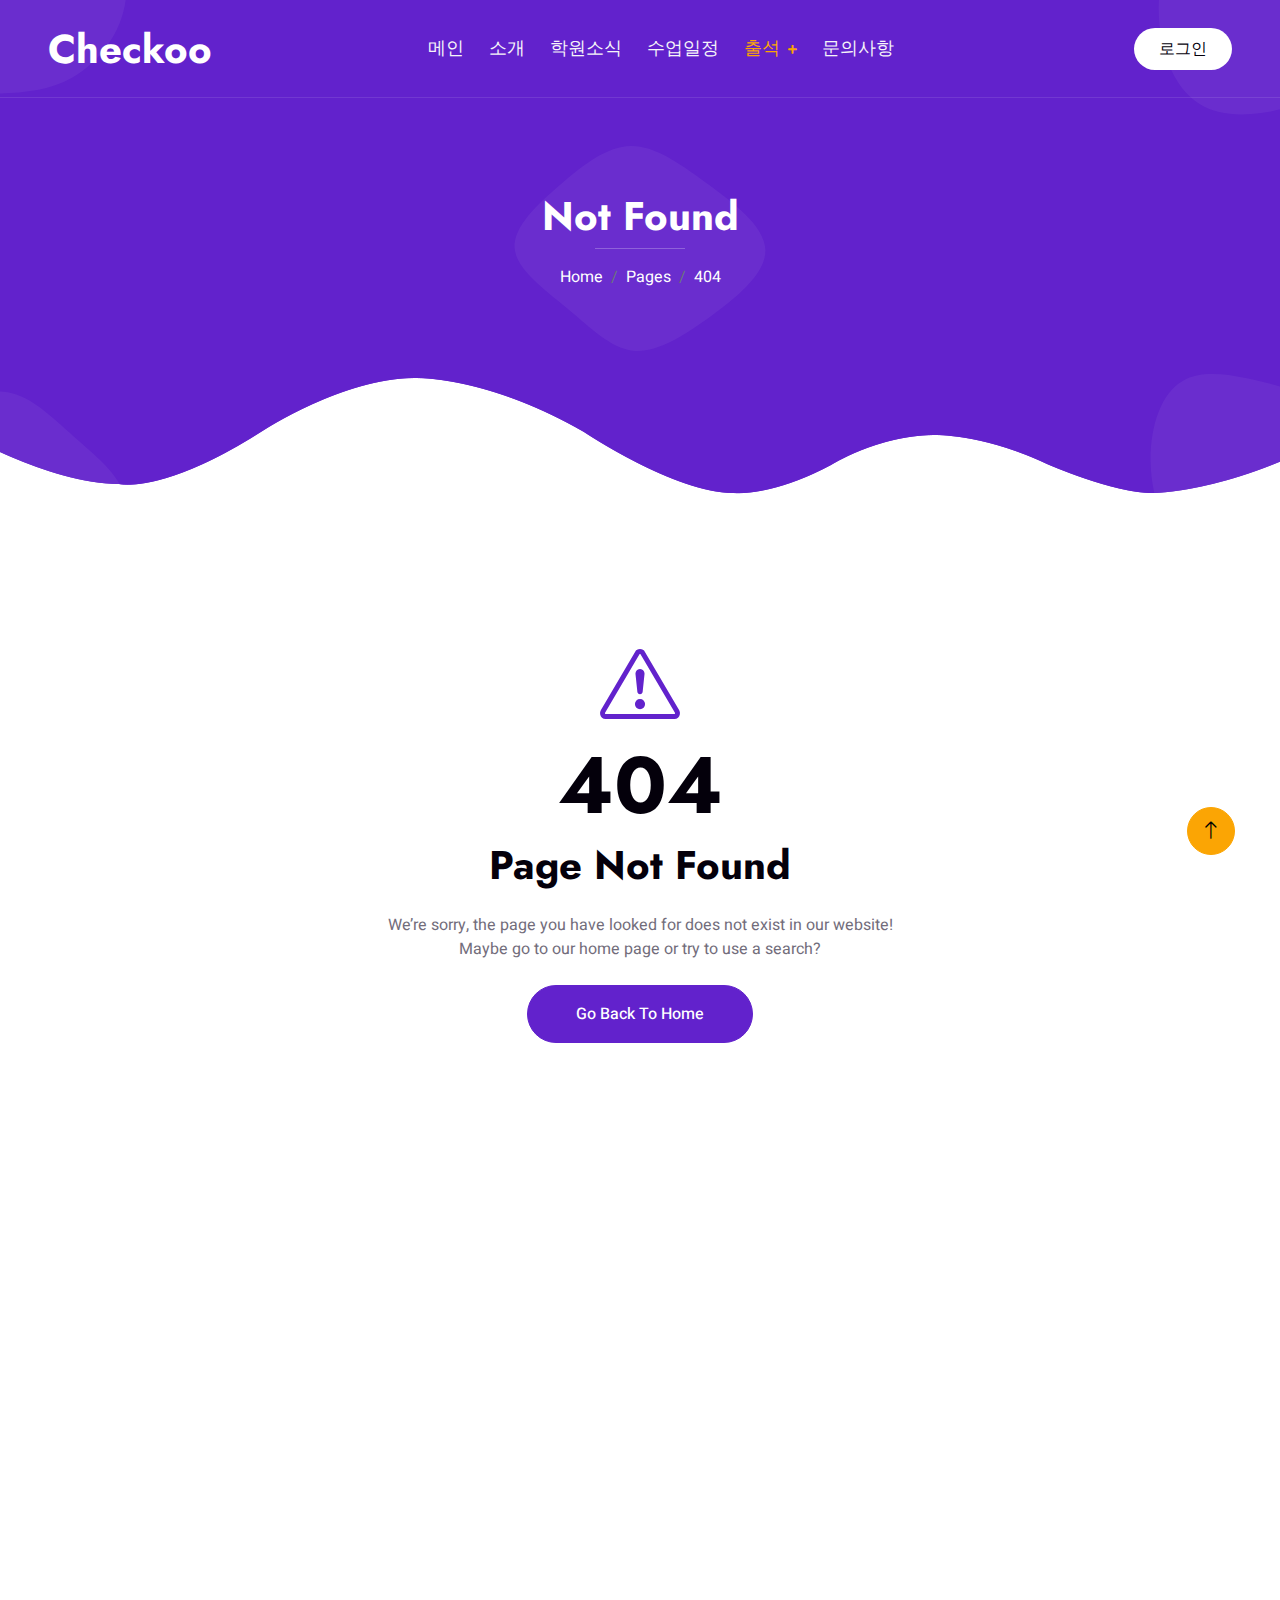
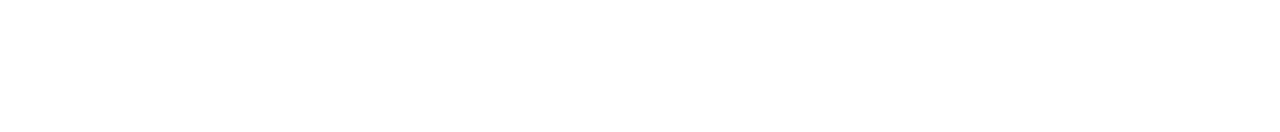
<file: 404 copy.html>
<!DOCTYPE html>
<html lang="en">

<head>
    <meta charset="utf-8">
    <title>DGital - Digital Agency HTML Template</title>
    <meta content="width=device-width, initial-scale=1.0" name="viewport">
    <meta content="" name="keywords">
    <meta content="" name="description">

    <!-- Favicon -->
    <link href="img/favicon.ico" rel="icon">

    <!-- Google Web Fonts -->
    <link rel="preconnect" href="https://fonts.googleapis.com">
    <link rel="preconnect" href="https://fonts.gstatic.com" crossorigin>
    <link href="https://fonts.googleapis.com/css2?family=Heebo:wght@400;500&family=Jost:wght@500;600;700&display=swap" rel="stylesheet"> 

    <!-- Icon Font Stylesheet -->
    <link href="https://cdnjs.cloudflare.com/ajax/libs/font-awesome/5.10.0/css/all.min.css" rel="stylesheet">
    <link href="https://cdn.jsdelivr.net/npm/bootstrap-icons@1.4.1/font/bootstrap-icons.css" rel="stylesheet">

    <!-- Libraries Stylesheet -->
    <link href="lib/animate/animate.min.css" rel="stylesheet">
    <link href="lib/owlcarousel/assets/owl.carousel.min.css" rel="stylesheet">
    <link href="lib/lightbox/css/lightbox.min.css" rel="stylesheet">

    <!-- Customized Bootstrap Stylesheet -->
    <link href="css/bootstrap.min.css" rel="stylesheet">

    <!-- Template Stylesheet -->
    <link href="css/style.css" rel="stylesheet">
</head>

<body>
    <div class="container-xxl bg-white p-0">
        <!-- Spinner Start -->
        <div id="spinner" class="show bg-white position-fixed translate-middle w-100 vh-100 top-50 start-50 d-flex align-items-center justify-content-center">
            <div class="spinner-grow text-primary" style="width: 3rem; height: 3rem;" role="status">
                <span class="sr-only">Loading...</span>
            </div>
        </div>
        <!-- Spinner End -->


        <!-- Navbar & Hero Start -->
        <div class="container-xxl position-relative p-0">
            <nav class="navbar navbar-expand-lg navbar-light px-4 px-lg-5 py-3 py-lg-0">
                <a href="" class="navbar-brand p-0">
                    <h1 class="m-0">Checkoo</h1>
                    <!-- <img src="img/logo.png" alt="Logo"> -->
                </a>
                <button class="navbar-toggler" type="button" data-bs-toggle="collapse" data-bs-target="#navbarCollapse">
                    <span class="fa fa-bars"></span>
                </button>
                <div class="collapse navbar-collapse" id="navbarCollapse">
                    <div class="navbar-nav mx-auto py-0">
                        <a href="index.html" class="nav-item nav-link">메인</a>
                        <a href="about.html" class="nav-item nav-link">소개</a>
                        <a href="service.html" class="nav-item nav-link">학원소식</a>
                        <a href="project.html" class="nav-item nav-link">수업일정</a>
                        <div class="nav-item dropdown">
                            <a href="#" class="nav-link dropdown-toggle active" data-bs-toggle="dropdown">출석</a>
                            <div class="dropdown-menu m-0">
                                <a href="project.html" class="dropdown-item">출결입력</a>
                                <a href="testimonial.html" class="dropdown-item">출결현황</a>
                                <a href="404.html" class="dropdown-item active">출결변경</a>
                            </div>
                        </div>
                        <a href="contact.html" class="nav-item nav-link">문의사항</a>
                    </div>
                    <a href="index.html#tmpreg" class="btn rounded-pill py-2 px-4 ms-3 d-none d-lg-block">로그인</a>
                </div>
            </nav>

            <div class="container-xxl py-5 bg-primary hero-header">
                <div class="container my-5 py-5 px-lg-5">
                    <div class="row g-5 py-5">
                        <div class="col-12 text-center">
                            <h1 class="text-white animated slideInDown">Not Found</h1>
                            <hr class="bg-white mx-auto mt-0" style="width: 90px;">
                            <nav aria-label="breadcrumb">
                                <ol class="breadcrumb justify-content-center">
                                    <li class="breadcrumb-item"><a class="text-white" href="#">Home</a></li>
                                    <li class="breadcrumb-item"><a class="text-white" href="#">Pages</a></li>
                                    <li class="breadcrumb-item text-white active" aria-current="page">404</li>
                                </ol>
                            </nav>
                        </div>
                    </div>
                </div>
            </div>
        </div>
        <!-- Navbar & Hero End -->


        <!-- 404 Start -->
        <div class="container-xxl py-5 wow fadeInUp" data-wow-delay="0.1s">
            <div class="container px-lg-5 text-center">
                <div class="row justify-content-center">
                    <div class="col-lg-6">
                        <i class="bi bi-exclamation-triangle display-1 text-primary"></i>
                        <h1 class="display-1">404</h1>
                        <h1 class="mb-4">Page Not Found</h1>
                        <p class="mb-4">We’re sorry, the page you have looked for does not exist in our website! Maybe go to our home page or try to use a search?</p>
                        <a class="btn btn-primary rounded-pill py-3 px-5" href="">Go Back To Home</a>
                    </div>
                </div>
            </div>
        </div>
        <!-- 404 End -->
        

        <!-- Footer Start -->
        <div class="container-fluid bg-primary text-light footer wow fadeIn" data-wow-delay="0.1s">
            <div class="container py-5 px-lg-5">
                <div class="row g-5">
                    <div class="col-md-6 col-lg-3">
                        <p class="section-title text-white h5 mb-4">Address<span></span></p>
                        <p><i class="fa fa-map-marker-alt me-3"></i>123 Street, New York, USA</p>
                        <p><i class="fa fa-phone-alt me-3"></i>+012 345 67890</p>
                        <p><i class="fa fa-envelope me-3"></i>info@example.com</p>
                        <div class="d-flex pt-2">
                            <a class="btn btn-outline-light btn-social" href=""><i class="fab fa-twitter"></i></a>
                            <a class="btn btn-outline-light btn-social" href=""><i class="fab fa-facebook-f"></i></a>
                            <a class="btn btn-outline-light btn-social" href=""><i class="fab fa-instagram"></i></a>
                            <a class="btn btn-outline-light btn-social" href=""><i class="fab fa-linkedin-in"></i></a>
                        </div>
                    </div>
                    <div class="col-md-6 col-lg-3">
                        <p class="section-title text-white h5 mb-4">Quick Link<span></span></p>
                        <a class="btn btn-link" href="">About Us</a>
                        <a class="btn btn-link" href="">Contact Us</a>
                        <a class="btn btn-link" href="">Privacy Policy</a>
                        <a class="btn btn-link" href="">Terms & Condition</a>
                        <a class="btn btn-link" href="">Career</a>
                    </div>
                    <div class="col-md-6 col-lg-3">
                        <p class="section-title text-white h5 mb-4">Gallery<span></span></p>
                        <div class="row g-2">
                            <div class="col-4">
                                <img class="img-fluid" src="img/portfolio-1.jpg" alt="Image">
                            </div>
                            <div class="col-4">
                                <img class="img-fluid" src="img/portfolio-2.jpg" alt="Image">
                            </div>
                            <div class="col-4">
                                <img class="img-fluid" src="img/portfolio-3.jpg" alt="Image">
                            </div>
                            <div class="col-4">
                                <img class="img-fluid" src="img/portfolio-4.jpg" alt="Image">
                            </div>
                            <div class="col-4">
                                <img class="img-fluid" src="img/portfolio-5.jpg" alt="Image">
                            </div>
                            <div class="col-4">
                                <img class="img-fluid" src="img/portfolio-6.jpg" alt="Image">
                            </div>
                        </div>
                    </div>
                    <div class="col-md-6 col-lg-3">
                        <p class="section-title text-white h5 mb-4">Newsletter<span></span></p>
                        <p>Lorem ipsum dolor sit amet elit. Phasellus nec pretium mi. Curabitur facilisis ornare velit non vulpu</p>
                        <div class="position-relative w-100 mt-3">
                            <input class="form-control border-0 rounded-pill w-100 ps-4 pe-5" type="text" placeholder="Your Email" style="height: 48px;">
                            <button type="button" class="btn shadow-none position-absolute top-0 end-0 mt-1 me-2"><i class="fa fa-paper-plane text-primary fs-4"></i></button>
                        </div>
                    </div>
                </div>
            </div>
            <div class="container px-lg-5">
                <div class="copyright">
                    <div class="row">
                        <div class="col-md-6 text-center text-md-start mb-3 mb-md-0">
                            &copy; <a class="border-bottom" href="#">Your Site Name</a>, All Right Reserved. 
							
							<!--/*** This template is free as long as you keep the footer author’s credit link/attribution link/backlink. If you'd like to use the template without the footer author’s credit link/attribution link/backlink, you can purchase the Credit Removal License from "https://htmlcodex.com/credit-removal". Thank you for your support. ***/-->
							Designed By <a class="border-bottom" href="https://htmlcodex.com">HTML Codex</a>
                        </div>
                        <div class="col-md-6 text-center text-md-end">
                            <div class="footer-menu">
                                <a href="">Home</a>
                                <a href="">Cookies</a>
                                <a href="">Help</a>
                                <a href="">FQAs</a>
                            </div>
                        </div>
                    </div>
                </div>
            </div>
        </div>
        <!-- Footer End -->


        <!-- Back to Top -->
        <a href="#" class="btn btn-lg btn-secondary btn-lg-square back-to-top"><i class="bi bi-arrow-up"></i></a>
    </div>

    <!-- JavaScript Libraries -->
    <script src="https://code.jquery.com/jquery-3.4.1.min.js"></script>
    <script src="https://cdn.jsdelivr.net/npm/bootstrap@5.0.0/dist/js/bootstrap.bundle.min.js"></script>
    <script src="lib/wow/wow.min.js"></script>
    <script src="lib/easing/easing.min.js"></script>
    <script src="lib/waypoints/waypoints.min.js"></script>
    <script src="lib/counterup/counterup.min.js"></script>
    <script src="lib/owlcarousel/owl.carousel.min.js"></script>
    <script src="lib/isotope/isotope.pkgd.min.js"></script>
    <script src="lib/lightbox/js/lightbox.min.js"></script>

    <!-- Template Javascript -->
    <script src="js/main.js"></script>
</body>

</html>
</file>
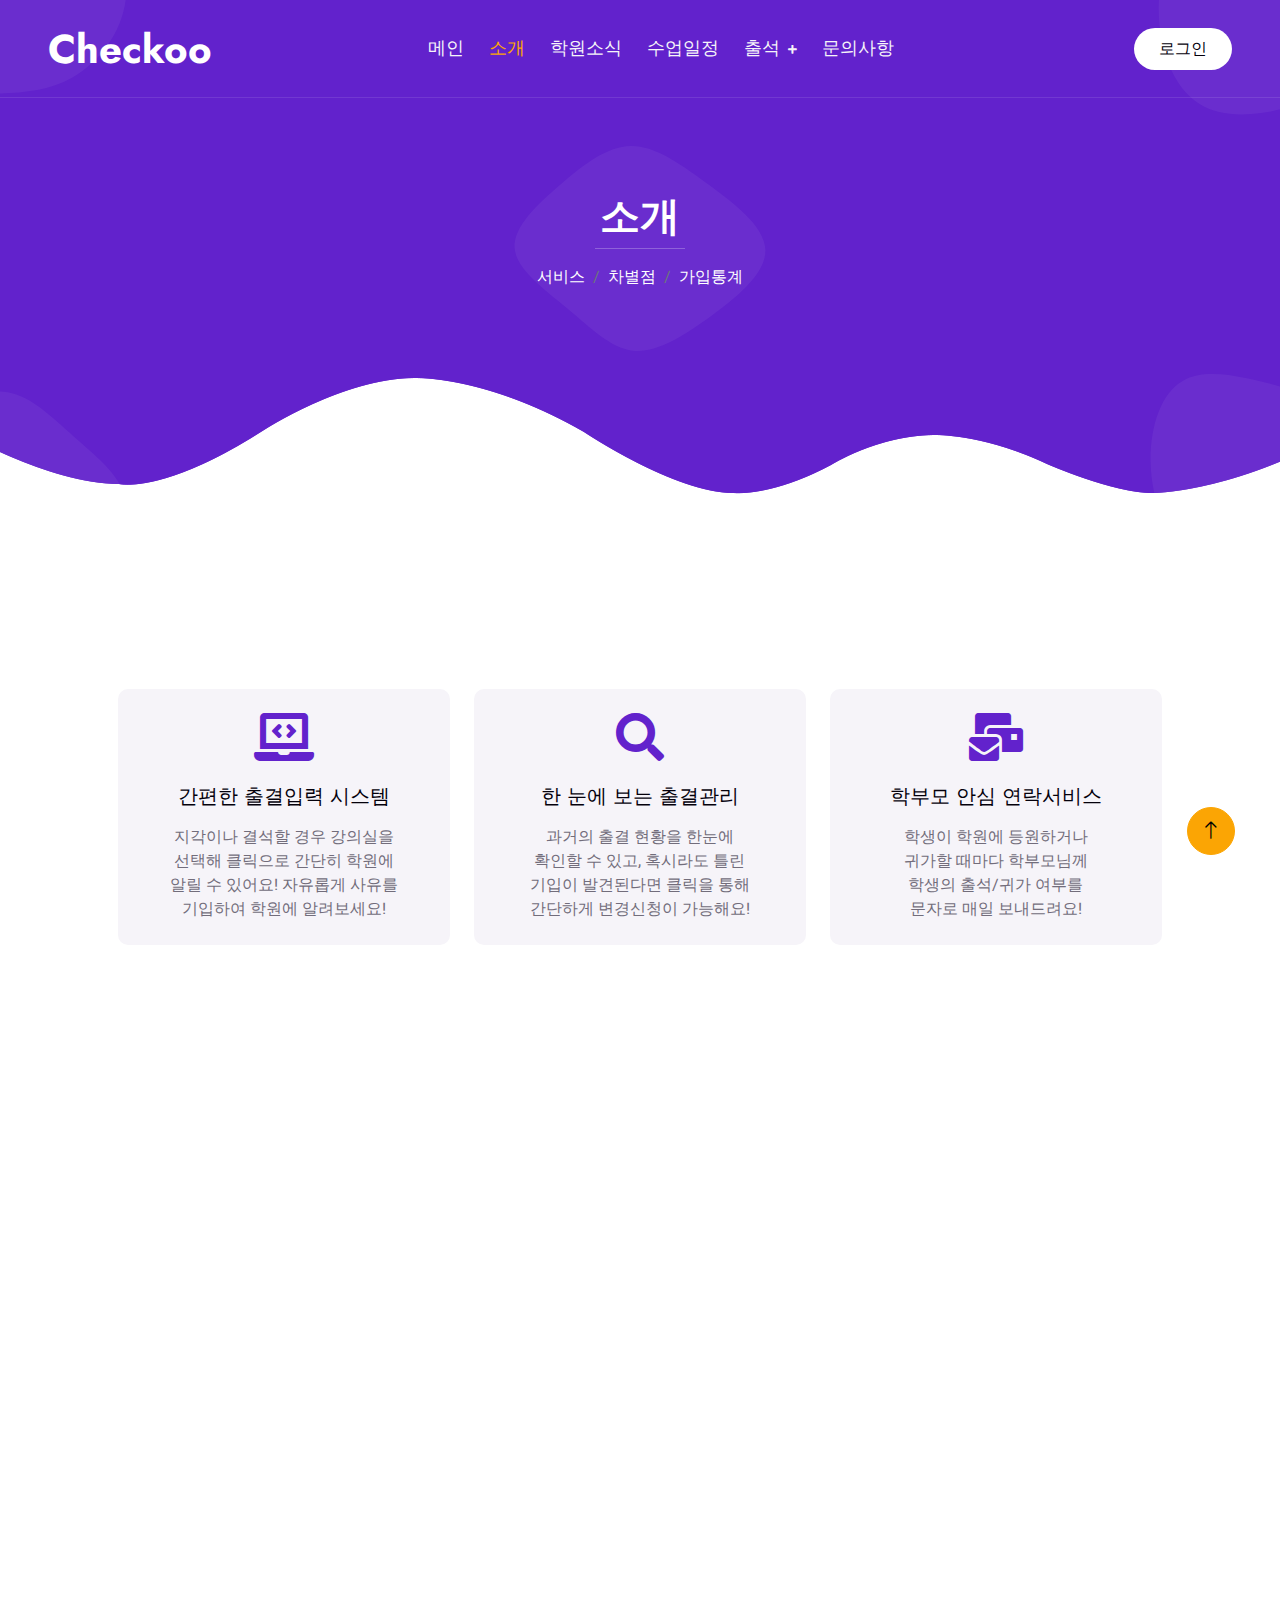
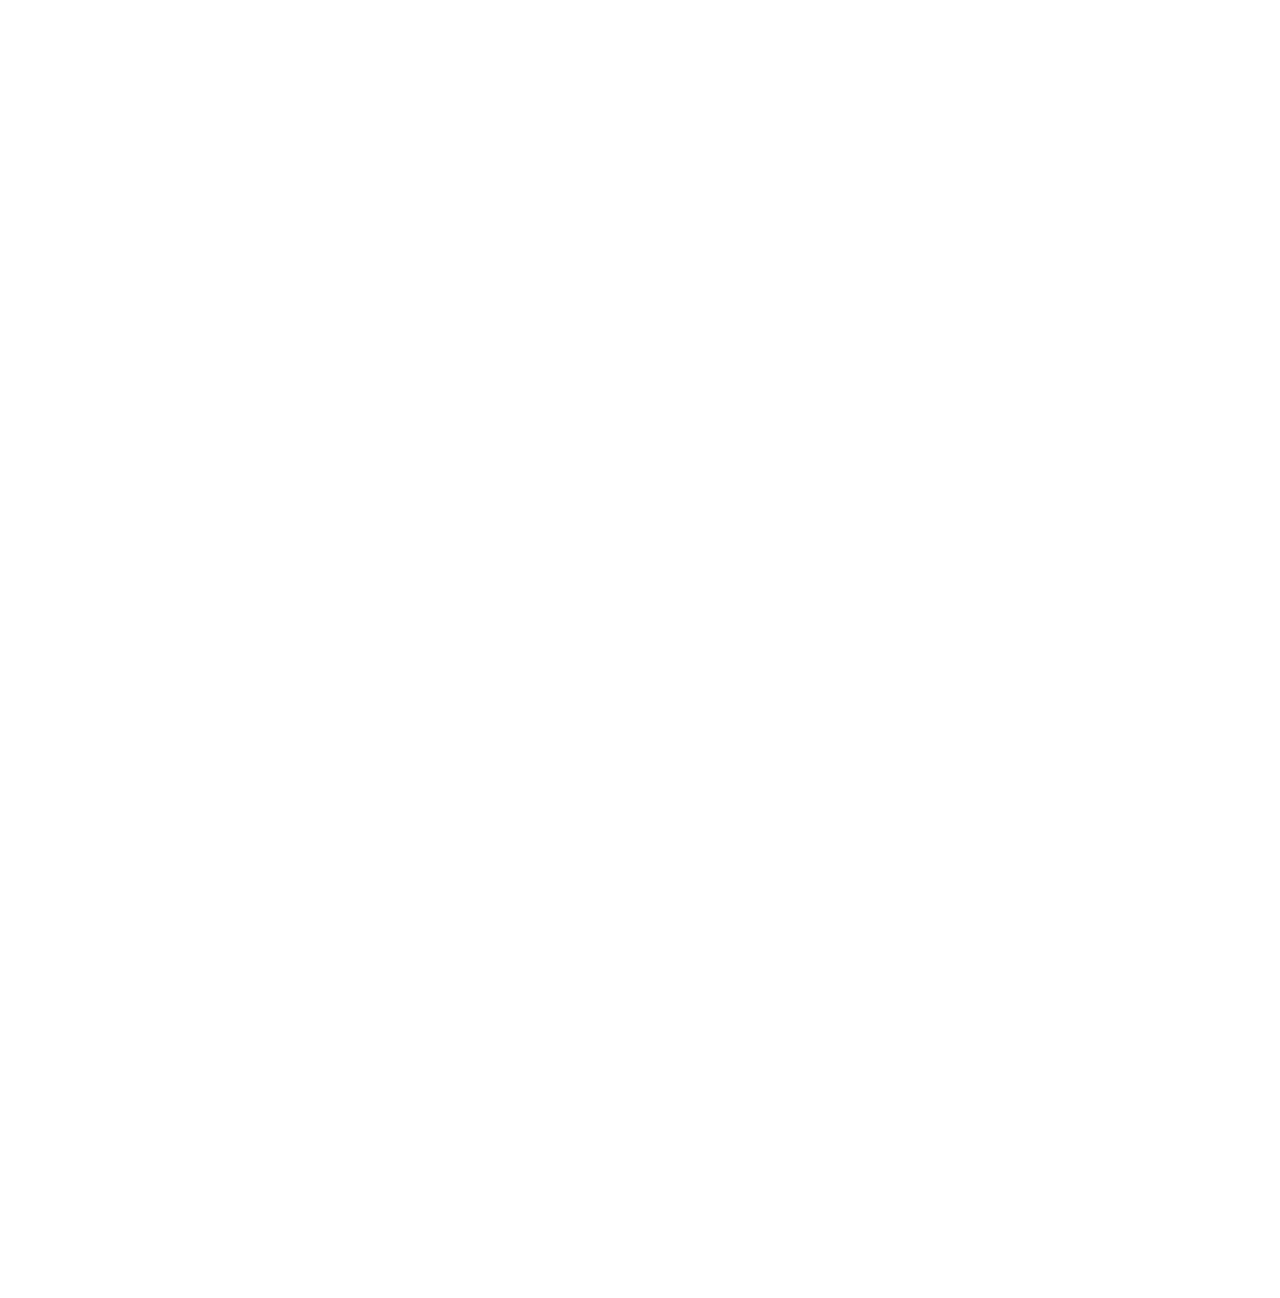
<file: about.html>
<!DOCTYPE html>
<html lang="en">

<head>
    <meta charset="utf-8">
    <title>DGital - Digital Agency HTML Template</title>
    <meta content="width=device-width, initial-scale=1.0" name="viewport">
    <meta content="" name="keywords">
    <meta content="" name="description">

    <!-- Favicon -->
    <link href="img/favicon.ico" rel="icon">

    <!-- Google Web Fonts -->
    <link rel="preconnect" href="https://fonts.googleapis.com">
    <link rel="preconnect" href="https://fonts.gstatic.com" crossorigin>
    <link href="https://fonts.googleapis.com/css2?family=Heebo:wght@400;500&family=Jost:wght@500;600;700&display=swap" rel="stylesheet"> 

    <!-- Icon Font Stylesheet -->
    <link href="https://cdnjs.cloudflare.com/ajax/libs/font-awesome/5.10.0/css/all.min.css" rel="stylesheet">
    <link href="https://cdn.jsdelivr.net/npm/bootstrap-icons@1.4.1/font/bootstrap-icons.css" rel="stylesheet">

    <!-- Libraries Stylesheet -->
    <link href="lib/animate/animate.min.css" rel="stylesheet">
    <link href="lib/owlcarousel/assets/owl.carousel.min.css" rel="stylesheet">
    <link href="lib/lightbox/css/lightbox.min.css" rel="stylesheet">

    <!-- Customized Bootstrap Stylesheet -->
    <link href="css/bootstrap.min.css" rel="stylesheet">

    <!-- Template Stylesheet -->
    <link href="css/style.css" rel="stylesheet">
</head>

<body>
    <div class="container-xxl bg-white p-0">
        <!-- Spinner Start -->
        <div id="spinner" class="show bg-white position-fixed translate-middle w-100 vh-100 top-50 start-50 d-flex align-items-center justify-content-center">
            <div class="spinner-grow text-primary" style="width: 3rem; height: 3rem;" role="status">
                <span class="sr-only">Loading...</span>
            </div>
        </div>
        <!-- Spinner End -->


        <!-- Navbar & Hero Start -->
        <div class="container-xxl position-relative p-0">
            <nav class="navbar navbar-expand-lg navbar-light px-4 px-lg-5 py-3 py-lg-0">
                <a href="" class="navbar-brand p-0">
                    <h1 class="m-0">Checkoo</h1>
                    <!-- <img src="img/logo.png" alt="Logo"> -->
                </a>
                <button class="navbar-toggler" type="button" data-bs-toggle="collapse" data-bs-target="#navbarCollapse">
                    <span class="fa fa-bars"></span>
                </button>
                <div class="collapse navbar-collapse" id="navbarCollapse">
                    <div class="navbar-nav mx-auto py-0">
                        <a href="index.html" class="nav-item nav-link">메인</a>
                        <a href="about.html" class="nav-item nav-link active">소개</a>
                        <a href="service.html" class="nav-item nav-link">학원소식</a>
                        <a href="project.html" class="nav-item nav-link">수업일정</a>
                        <div class="nav-item dropdown">
                            <a href="#" class="nav-link dropdown-toggle" data-bs-toggle="dropdown">출석</a>
                            <div class="dropdown-menu m-0">
                                <a href="project.html" class="dropdown-item">출결입력</a>
                                <a href="testimonial.html" class="dropdown-item">출결현황</a>
                            </div>
                        </div>
                        <a href="contact.html" class="nav-item nav-link">문의사항</a>
                    </div>
                    <a href="index.html#tmpreg" class="btn rounded-pill py-2 px-4 ms-3 d-none d-lg-block">로그인</a>
                </div>
            </nav>

            <div class="container-xxl py-5 bg-primary hero-header">
                <div class="container my-5 py-5 px-lg-5">
                    <div class="row g-5 py-5">
                        <div class="col-12 text-center">
                            <h1 class="text-white animated slideInDown">소개</h1>
                            <hr class="bg-white mx-auto mt-0" style="width: 90px;">
                            <nav aria-label="breadcrumb">
                                <ol class="breadcrumb justify-content-center">
                                    <li class="breadcrumb-item"><a class="text-white" href="#service">서비스</a></li>
                                    <li class="breadcrumb-item"><a class="text-white" href="#diff">차별점</a></li>
                                    <li class="breadcrumb-item"><a class="text-white" href="#join">가입통계</a></li>
                                </ol>
                            </nav>
                        </div>
                    </div>
                </div>
            </div>
        </div>
        <!-- Navbar & Hero End -->


        <!-- Feature Start -->
        <div id="service" class="container-xxl py-5">
            <div class="container py-5 px-lg-5">
                <div class="row g-4">
                    <div class="col-lg-4 wow fadeInUp" data-wow-delay="0.1s">
                        <div class="feature-item bg-light rounded text-center p-4">
                            <i class="fa fa-3x fa-laptop-code text-primary mb-4"></i>
                            <h5 class="mb-3">간편한 출결입력 시스템</h5>
                            <p class="m-0">지각이나 결석할 경우 강의실을<br>선택해 클릭으로 간단히 학원에<br>알릴 수 있어요! 자유롭게 사유를<br>기입하여 학원에 알려보세요!</p>
                        </div>
                    </div>
                    <div class="col-lg-4 wow fadeInUp" data-wow-delay="0.3s">
                        <div class="feature-item bg-light rounded text-center p-4">
                            <i class="fa fa-3x fa-search text-primary mb-4"></i>
                            <h5 class="mb-3">한 눈에 보는 출결관리</h5>
                            <p class="m-0">과거의 출결 현황을 한눈에<br>확인할 수 있고, 혹시라도 틀린<br>기입이 발견된다면 클릭을 통해<br>간단하게 변경신청이 가능해요!</p>
                        </div>
                    </div>
                    <div class="col-lg-4 wow fadeInUp" data-wow-delay="0.5s">
                        <div class="feature-item bg-light rounded text-center p-4">
                            <i class="fa fa-3x fa-mail-bulk text-primary mb-4"></i>
                            <h5 class="mb-3">학부모 안심 연락서비스</h5>
                            <p class="m-0">학생이 학원에 등원하거나<br>귀가할 때마다 학부모님께<br>학생의 출석/귀가 여부를<br>문자로 매일 보내드려요!</p>
                        </div>
                    </div>
            </div>
        </div>
        <!-- Feature End -->


        <!-- About Start -->
        <div id="diff" class="container-xxl py-5">
            <div class="container py-5 px-lg-5">
                <div class="row g-5 align-items-center">
                    <div class="col-lg-6 wow fadeInUp" data-wow-delay="0.1s">
                        <p class="section-title text-secondary">서비스 소개<span></span></p>
                        <h1 class="mb-5">학생과 학원 모두를 위한<br>소통가능 출결 시스템</h1>
                        <p class="mb-4">학생들은 학원에 지각하거나 결석할 때마다 어디로 연락할지, 어떻게 연락할지 고민해본 경험이 있을겁니다. 학부모님들도 마찬가지로 바쁜 일정속에서 매번 학원에 연락하기 곤란하셨던 경험이 있을겁니다. 학원 역시 학생과 학부모님의 연락을 기다리다가, 결국 먼저 연락을 드리는 경우가 비일비재합니다. 이러한 문제점을 해결하고자, 앞으로는 체쿠가 출결을 관리합니다.</p>
                        <div class="skill mb-4">
                            <div class="d-flex justify-content-between">
                                <p class="mb-2">4월 학생의 지각 비율</p>
                                <p class="mb-2">15%</p>
                            </div>
                            <div class="progress">
                                <div class="progress-bar bg-primary" role="progressbar" aria-valuenow="15" aria-valuemin="0" aria-valuemax="100"></div>
                            </div>
                        </div>
                        <div class="skill mb-4">
                            <div class="d-flex justify-content-between">
                                <p class="mb-2">4월 학원에 연락한 비율</p>
                                <p class="mb-2">83%</p>
                            </div>
                            <div class="progress">
                                <div class="progress-bar bg-secondary" role="progressbar" aria-valuenow="83" aria-valuemin="0" aria-valuemax="100"></div>
                            </div>
                        </div>
                        <div class="skill mb-4">
                            <div class="d-flex justify-content-between">
                                <p class="mb-2">4월 학원에서 연락한 비율</p>
                                <p class="mb-2">16%</p>
                            </div>
                            <div class="progress">
                                <div class="progress-bar bg-dark" role="progressbar" aria-valuenow="16" aria-valuemin="0" aria-valuemax="100"></div>
                            </div>
                        </div>
                        <a href="about.html" class="btn btn-primary py-sm-3 px-sm-5 rounded-pill mt-3">더 알아보기</a>
                    </div>
                    <div class="col-lg-6">
                        <img class="img-fluid wow zoomIn" data-wow-delay="0.5s" src="img/about.png">
                    </div>
                </div>
            </div>
        </div>
        <!-- About End -->


        <!-- Facts Start -->
        <div id="join" class="container-xxl bg-primary fact py-5 wow fadeInUp" data-wow-delay="0.1s">
            <div class="container py-5 px-lg-5">
                <div class="row g-4">
                    <div class="col-md-6 col-lg-3 text-center wow fadeIn" data-wow-delay="0.1s">
                        <i class="fa fa-certificate fa-3x text-secondary mb-3"></i>
                        <h1 class="text-white mb-2" data-toggle="counter-up">1</h1>
                        <p class="text-white mb-0">런칭기간 </p>
                    </div>
                    <div class="col-md-6 col-lg-3 text-center wow fadeIn" data-wow-delay="0.3s">
                        <i class="fa fa-users-cog fa-3x text-secondary mb-3"></i>
                        <h1 class="text-white mb-2" data-toggle="counter-up">1</h1>
                        <p class="text-white mb-0">가입학원</p>
                    </div>
                    <div class="col-md-6 col-lg-3 text-center wow fadeIn" data-wow-delay="0.5s">
                        <i class="fa fa-users fa-3x text-secondary mb-3"></i>
                        <h1 class="text-white mb-2" data-toggle="counter-up">29</h1>
                        <p class="text-white mb-0">가입회원</p>
                    </div>
                    <div class="col-md-6 col-lg-3 text-center wow fadeIn" data-wow-delay="0.7s">
                        <i class="fa fa-check fa-3x text-secondary mb-3"></i>
                        <h1 class="text-white mb-2" data-toggle="counter-up">0</h1>
                        <p class="text-white mb-0">이용횟수</p>
                    </div>
                </div>
            </div>
        </div>
        <!-- Facts End -->
        

        <!--
        <div class="container-xxl py-5">
            <div class="container py-5 px-lg-5">
                <div class="wow fadeInUp" data-wow-delay="0.1s">
                    <p class="section-title text-secondary justify-content-center"><span></span>Our Team<span></span></p>
                    <h1 class="text-center mb-5">Our Team Members</h1>
                </div>
                <div class="row g-4">
                    <div class="col-lg-4 col-md-6 wow fadeInUp" data-wow-delay="0.1s">
                        <div class="team-item bg-light rounded">
                            <div class="text-center border-bottom p-4">
                                <img class="img-fluid rounded-circle mb-4" src="img/team-1.jpg" alt="">
                                <h5>John Doe</h5>
                                <span>CEO & Founder</span>
                            </div>
                            <div class="d-flex justify-content-center p-4">
                                <a class="btn btn-square mx-1" href=""><i class="fab fa-facebook-f"></i></a>
                                <a class="btn btn-square mx-1" href=""><i class="fab fa-twitter"></i></a>
                                <a class="btn btn-square mx-1" href=""><i class="fab fa-instagram"></i></a>
                                <a class="btn btn-square mx-1" href=""><i class="fab fa-linkedin-in"></i></a>
                            </div>
                        </div>
                    </div>
                    <div class="col-lg-4 col-md-6 wow fadeInUp" data-wow-delay="0.3s">
                        <div class="team-item bg-light rounded">
                            <div class="text-center border-bottom p-4">
                                <img class="img-fluid rounded-circle mb-4" src="img/team-2.jpg" alt="">
                                <h5>Jessica Brown</h5>
                                <span>Web Designer</span>
                            </div>
                            <div class="d-flex justify-content-center p-4">
                                <a class="btn btn-square mx-1" href=""><i class="fab fa-facebook-f"></i></a>
                                <a class="btn btn-square mx-1" href=""><i class="fab fa-twitter"></i></a>
                                <a class="btn btn-square mx-1" href=""><i class="fab fa-instagram"></i></a>
                                <a class="btn btn-square mx-1" href=""><i class="fab fa-linkedin-in"></i></a>
                            </div>
                        </div>
                    </div>
                    <div class="col-lg-4 col-md-6 wow fadeInUp" data-wow-delay="0.5s">
                        <div class="team-item bg-light rounded">
                            <div class="text-center border-bottom p-4">
                                <img class="img-fluid rounded-circle mb-4" src="img/team-3.jpg" alt="">
                                <h5>Tony Johnson</h5>
                                <span>SEO Expert</span>
                            </div>
                            <div class="d-flex justify-content-center p-4">
                                <a class="btn btn-square mx-1" href=""><i class="fab fa-facebook-f"></i></a>
                                <a class="btn btn-square mx-1" href=""><i class="fab fa-twitter"></i></a>
                                <a class="btn btn-square mx-1" href=""><i class="fab fa-instagram"></i></a>
                                <a class="btn btn-square mx-1" href=""><i class="fab fa-linkedin-in"></i></a>
                            </div>
                        </div>
                    </div>
                </div>
            </div>
        </div>
        -->
        

        <!-- Footer Start -->
       <div class="container-fluid bg-primary text-light footer wow fadeIn" data-wow-delay="0.1s">
        <div class="container py-5 px-lg-5">
            <div class="row g-5">
                <div class="col-md-6 col-lg-4">
                    <p class="section-title text-white h5 mb-4">주소<span></span></p>
                    <p><i class="fa fa-map-marker-alt me-3"></i>서대문구 연세로 50</p>
                    <p><i class="fa fa-phone-alt me-3"></i>010-5749-2659</p>
                    <p><i class="fa fa-envelope me-3"></i>lusher08@gmail</p>
                    <div class="d-flex pt-2">
                        <a class="btn btn-outline-light btn-social" href=""><i class="fab fa-twitter"></i></a>
                        <a class="btn btn-outline-light btn-social" href=""><i class="fab fa-facebook-f"></i></a>
                        <a class="btn btn-outline-light btn-social" href=""><i class="fab fa-instagram"></i></a>
                        <a class="btn btn-outline-light btn-social" href=""><i class="fab fa-linkedin-in"></i></a>
                    </div>
                </div>
                <div class="col-md-6 col-lg-4">
                    <p class="section-title text-white h5 mb-4">Quick Link<span></span></p>
                    <a class="btn btn-link" href="about.html">소개</a>
                    <a class="btn btn-link" href="contact.html">문의사항</a>
                    <a class="btn btn-link" href="">개인정보 취급정책</a> 
                </div>
                <!--
                <div class="col-md-6 col-lg-3">
                    <p class="section-title text-white h5 mb-4">Gallery<span></span></p>
                    <div class="row g-2">
                        <div class="col-4">
                            <img class="img-fluid" src="img/portfolio-1.jpg" alt="Image">
                        </div>
                        <div class="col-4">
                            <img class="img-fluid" src="img/portfolio-2.jpg" alt="Image">
                        </div>
                        <div class="col-4">
                            <img class="img-fluid" src="img/portfolio-3.jpg" alt="Image">
                        </div>
                        <div class="col-4">
                            <img class="img-fluid" src="img/portfolio-4.jpg" alt="Image">
                        </div>
                        <div class="col-4">
                            <img class="img-fluid" src="img/portfolio-5.jpg" alt="Image">
                        </div>
                        <div class="col-4">
                            <img class="img-fluid" src="img/portfolio-6.jpg" alt="Image">
                        </div>
                    </div>
                </div>
                -->
                <div class="col-md-6 col-lg-4">
                    <p class="section-title text-white h5 mb-4">Newsletter<span></span></p>
                    <p>이메일을 남겨주시면 서비스 관련 새로운 소식이나 뉴스를 전해드립니다!</p>
                    <div class="position-relative w-100 mt-3">
                        <input class="form-control border-0 rounded-pill w-100 ps-4 pe-5" type="text" placeholder="ooooo@email.com" style="height: 48px;">
                        <button type="button" class="btn shadow-none position-absolute top-0 end-0 mt-1 me-2"><i class="fa fa-paper-plane text-primary fs-4"></i></button>
                    </div>
                </div>
            </div>
        </div>
        <div class="container px-lg-5">
            <div class="copyright">
                <div class="row">
                    <div class="col-md-6 text-center text-md-start mb-3 mb-md-0">
                        &copy; <a class="border-bottom" href="#">Checkoo</a>, All Right Reserved. 
                        
                        <!--/*** This template is free as long as you keep the footer author’s credit link/attribution link/backlink. If you'd like to use the template without the footer author’s credit link/attribution link/backlink, you can purchase the Credit Removal License from "https://htmlcodex.com/credit-removal". Thank you for your support. ***/-->
                        Designed By <a class="border-bottom" href="https://htmlcodex.com">HTML Codex</a>
                    </div>
                    <div class="col-md-6 text-center text-md-end">
                        <div class="footer-menu">
                            <a href="">Home</a>
                            <a href="">Cookies</a>
                            <a href="">Help</a>
                            <a href="">FQAs</a>
                        </div>
                    </div>
                </div>
            </div>
        </div>
    </div>
    <!-- Footer End -->


        <!-- Back to Top -->
        <a href="#" class="btn btn-lg btn-secondary btn-lg-square back-to-top"><i class="bi bi-arrow-up"></i></a>
    </div>

    <!-- JavaScript Libraries -->
    <script src="https://code.jquery.com/jquery-3.4.1.min.js"></script>
    <script src="https://cdn.jsdelivr.net/npm/bootstrap@5.0.0/dist/js/bootstrap.bundle.min.js"></script>
    <script src="lib/wow/wow.min.js"></script>
    <script src="lib/easing/easing.min.js"></script>
    <script src="lib/waypoints/waypoints.min.js"></script>
    <script src="lib/counterup/counterup.min.js"></script>
    <script src="lib/owlcarousel/owl.carousel.min.js"></script>
    <script src="lib/isotope/isotope.pkgd.min.js"></script>
    <script src="lib/lightbox/js/lightbox.min.js"></script>

    <!-- Template Javascript -->
    <script src="js/main.js"></script>
</body>

</html>
</file>
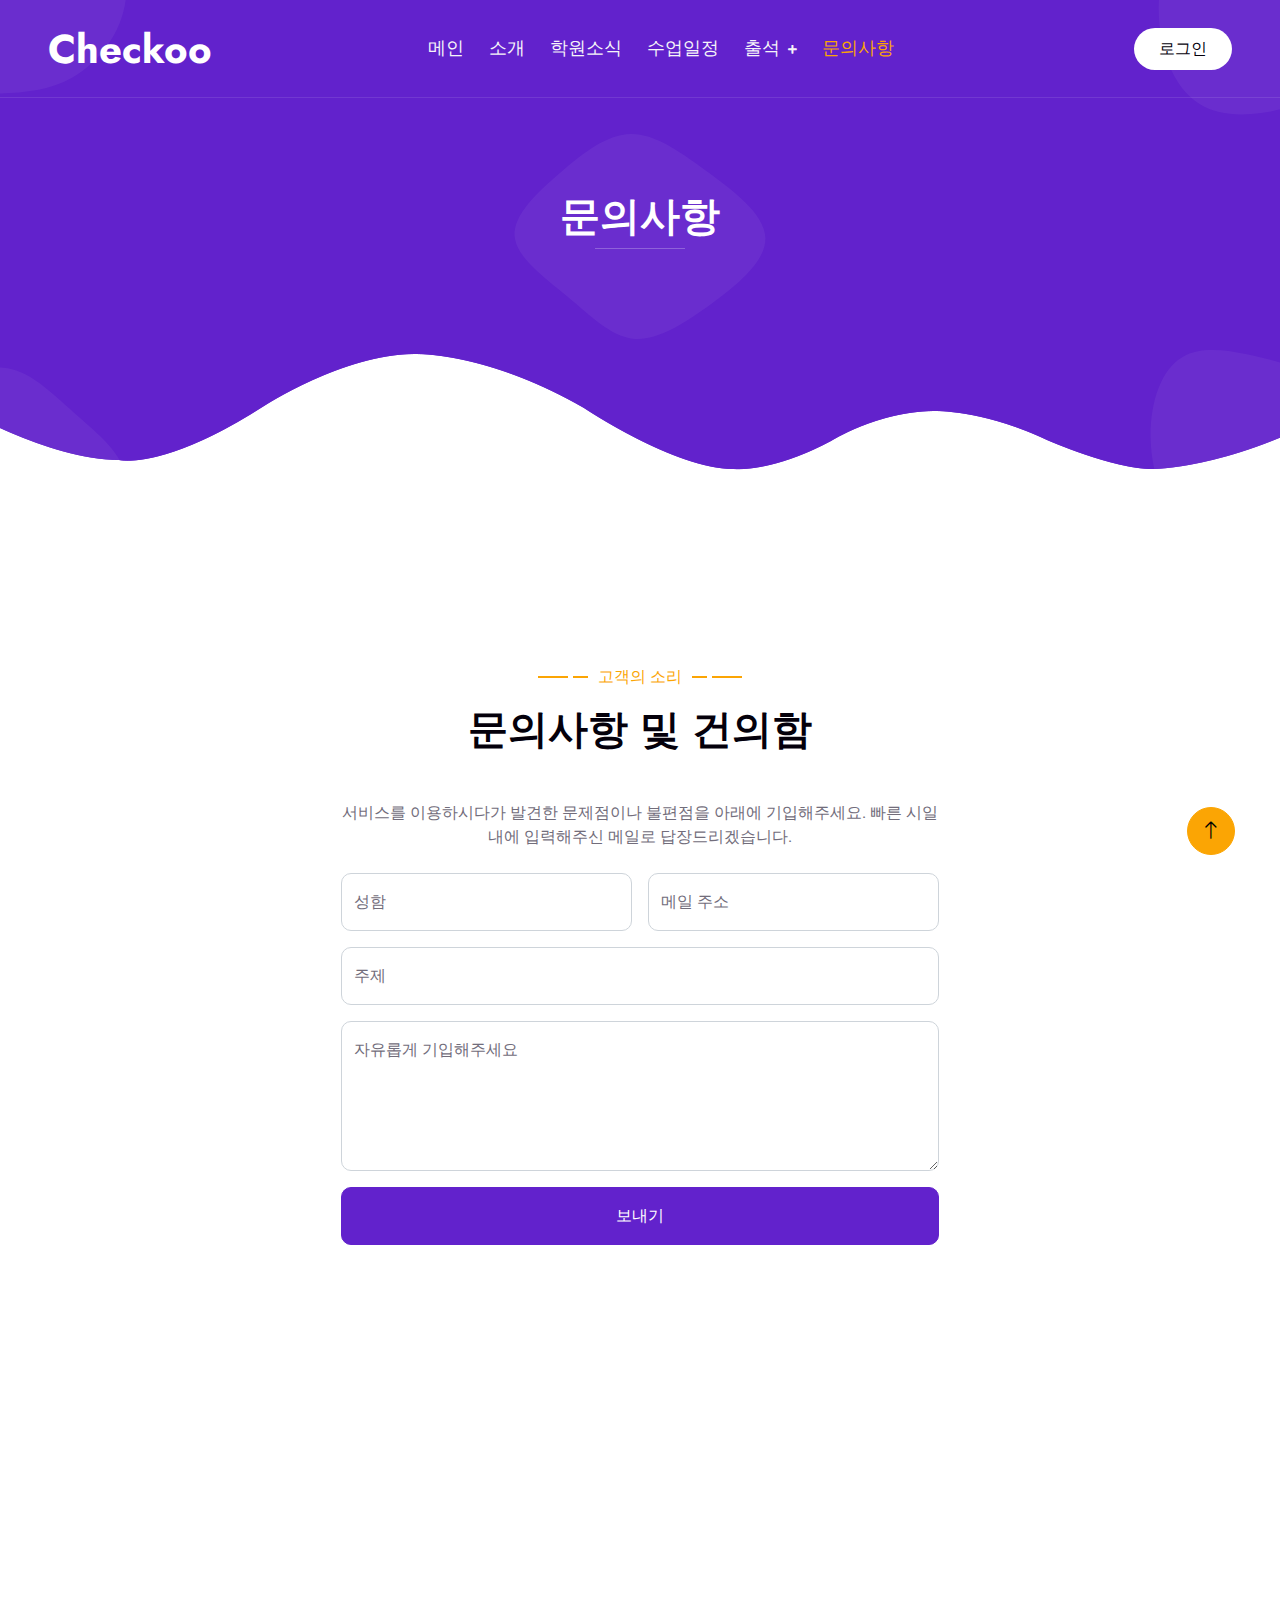
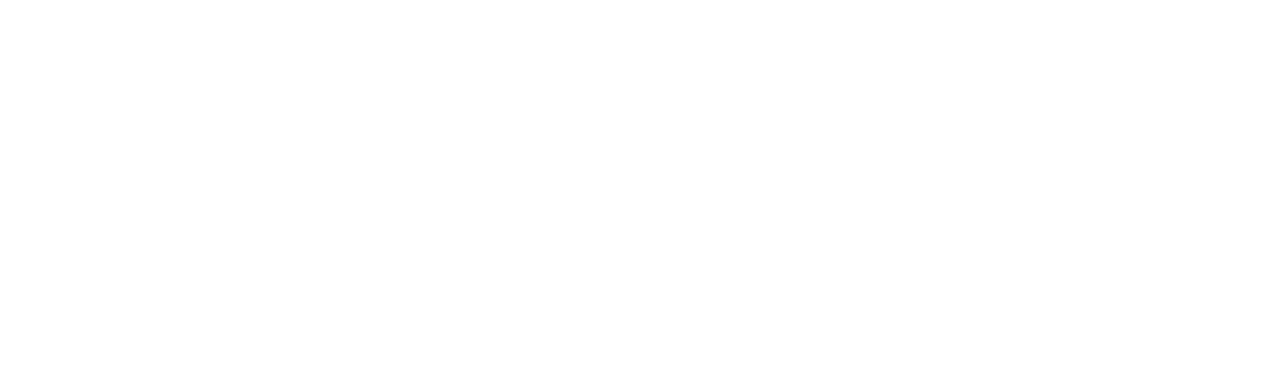
<file: contact.html>
<!DOCTYPE html>
<html lang="en">

<head>
    <meta charset="utf-8">
    <title>DGital - Digital Agency HTML Template</title>
    <meta content="width=device-width, initial-scale=1.0" name="viewport">
    <meta content="" name="keywords">
    <meta content="" name="description">

    <!-- Favicon -->
    <link href="img/favicon.ico" rel="icon">

    <!-- Google Web Fonts -->
    <link rel="preconnect" href="https://fonts.googleapis.com">
    <link rel="preconnect" href="https://fonts.gstatic.com" crossorigin>
    <link href="https://fonts.googleapis.com/css2?family=Heebo:wght@400;500&family=Jost:wght@500;600;700&display=swap" rel="stylesheet"> 

    <!-- Icon Font Stylesheet -->
    <link href="https://cdnjs.cloudflare.com/ajax/libs/font-awesome/5.10.0/css/all.min.css" rel="stylesheet">
    <link href="https://cdn.jsdelivr.net/npm/bootstrap-icons@1.4.1/font/bootstrap-icons.css" rel="stylesheet">

    <!-- Libraries Stylesheet -->
    <link href="lib/animate/animate.min.css" rel="stylesheet">
    <link href="lib/owlcarousel/assets/owl.carousel.min.css" rel="stylesheet">
    <link href="lib/lightbox/css/lightbox.min.css" rel="stylesheet">

    <!-- Customized Bootstrap Stylesheet -->
    <link href="css/bootstrap.min.css" rel="stylesheet">

    <!-- Template Stylesheet -->
    <link href="css/style.css" rel="stylesheet">
</head>

<body>
    <div class="container-xxl bg-white p-0">
        <!-- Spinner Start -->
        <div id="spinner" class="show bg-white position-fixed translate-middle w-100 vh-100 top-50 start-50 d-flex align-items-center justify-content-center">
            <div class="spinner-grow text-primary" style="width: 3rem; height: 3rem;" role="status">
                <span class="sr-only">Loading...</span>
            </div>
        </div>
        <!-- Spinner End -->


        <!-- Navbar & Hero Start -->
        <div class="container-xxl position-relative p-0">
            <nav class="navbar navbar-expand-lg navbar-light px-4 px-lg-5 py-3 py-lg-0">
                <a href="" class="navbar-brand p-0">
                    <h1 class="m-0">Checkoo</h1>
                    <!-- <img src="img/logo.png" alt="Logo"> -->
                </a>
                <button class="navbar-toggler" type="button" data-bs-toggle="collapse" data-bs-target="#navbarCollapse">
                    <span class="fa fa-bars"></span>
                </button>
                <div class="collapse navbar-collapse" id="navbarCollapse">
                    <div class="navbar-nav mx-auto py-0">
                        <a href="index.html" class="nav-item nav-link">메인</a>
                        <a href="about.html" class="nav-item nav-link">소개</a>
                        <a href="service.html" class="nav-item nav-link">학원소식</a>
                        <a href="project.html" class="nav-item nav-link">수업일정</a>
                        <div class="nav-item dropdown">
                            <a href="#" class="nav-link dropdown-toggle" data-bs-toggle="dropdown">출석</a>
                            <div class="dropdown-menu m-0">
                                <a href="project.html" class="dropdown-item">출결입력</a>
                                <a href="testimonial.html" class="dropdown-item">출결현황</a>
                            </div>
                        </div>
                        <a href="contact.html" class="nav-item nav-link active">문의사항</a>
                    </div>
                    <a href="index.html#tmpreg" class="btn rounded-pill py-2 px-4 ms-3 d-none d-lg-block">로그인</a>
                </div>
            </nav>

            <div class="container-xxl py-5 bg-primary hero-header">
                <div class="container my-5 py-5 px-lg-5">
                    <div class="row g-5 py-5">
                        <div class="col-12 text-center">
                            <h1 class="text-white animated slideInDown">문의사항</h1>
                            <hr class="bg-white mx-auto mt-0" style="width: 90px;">
                            <nav aria-label="breadcrumb">
                                <ol class="breadcrumb justify-content-center">
                                </ol>
                            </nav>
                        </div>
                    </div>
                </div>
            </div>
        </div>
        <!-- Navbar & Hero End -->


        <!-- Contact Start -->
        <div class="container-xxl py-5">
            <div class="container py-5 px-lg-5">
                <div class="wow fadeInUp" data-wow-delay="0.1s">
                    <p class="section-title text-secondary justify-content-center"><span></span>고객의 소리<span></span></p>
                    <h1 class="text-center mb-5">문의사항 및 건의함</h1>
                </div>
                <div class="row justify-content-center">
                    <div class="col-lg-7">
                        <div class="wow fadeInUp" data-wow-delay="0.3s">
                            <p class="text-center mb-4">서비스를 이용하시다가 발견한 문제점이나 불편점을 아래에 기입해주세요. 빠른 시일 내에 입력해주신 메일로 답장드리겠습니다.</p>
                            <form>
                                <div class="row g-3">
                                    <div class="col-md-6">
                                        <div class="form-floating">
                                            <input type="text" class="form-control" id="name" placeholder="Your Name">
                                            <label for="name">성함</label>
                                        </div>
                                    </div>
                                    <div class="col-md-6">
                                        <div class="form-floating">
                                            <input type="email" class="form-control" id="email" placeholder="Your Email">
                                            <label for="email">메일 주소</label>
                                        </div>
                                    </div>
                                    <div class="col-12">
                                        <div class="form-floating">
                                            <input type="text" class="form-control" id="subject" placeholder="Subject">
                                            <label for="subject">주제</label>
                                        </div>
                                    </div>
                                    <div class="col-12">
                                        <div class="form-floating">
                                            <textarea class="form-control" placeholder="Leave a message here" id="message" style="height: 150px"></textarea>
                                            <label for="message">자유롭게 기입해주세요</label>
                                        </div>
                                    </div>
                                    <div class="col-12">
                                        <button class="btn btn-primary w-100 py-3" type="submit">보내기</button>
                                    </div>
                                </div>
                            </form>
                        </div>
                    </div>
                </div>
            </div>
        </div>
        <!-- Contact End -->
        

        <!-- Footer Start -->
<div class="container-fluid bg-primary text-light footer wow fadeIn" data-wow-delay="0.1s">
    <div class="container py-5 px-lg-5">
        <div class="row g-5">
            <div class="col-md-6 col-lg-4">
                <p class="section-title text-white h5 mb-4">주소<span></span></p>
                <p><i class="fa fa-map-marker-alt me-3"></i>서대문구 연세로 50</p>
                <p><i class="fa fa-phone-alt me-3"></i>010-5749-2659</p>
                <p><i class="fa fa-envelope me-3"></i>lusher08@gmail</p>
                <div class="d-flex pt-2">
                    <a class="btn btn-outline-light btn-social" href=""><i class="fab fa-twitter"></i></a>
                    <a class="btn btn-outline-light btn-social" href=""><i class="fab fa-facebook-f"></i></a>
                    <a class="btn btn-outline-light btn-social" href=""><i class="fab fa-instagram"></i></a>
                    <a class="btn btn-outline-light btn-social" href=""><i class="fab fa-linkedin-in"></i></a>
                </div>
            </div>
            <div class="col-md-6 col-lg-4">
                <p class="section-title text-white h5 mb-4">Quick Link<span></span></p>
                <a class="btn btn-link" href="about.html">소개</a>
                <a class="btn btn-link" href="contact.html">문의사항</a>
                <a class="btn btn-link" href="">개인정보 취급정책</a> 
            </div>
            <!--
            <div class="col-md-6 col-lg-3">
                <p class="section-title text-white h5 mb-4">Gallery<span></span></p>
                <div class="row g-2">
                    <div class="col-4">
                        <img class="img-fluid" src="img/portfolio-1.jpg" alt="Image">
                    </div>
                    <div class="col-4">
                        <img class="img-fluid" src="img/portfolio-2.jpg" alt="Image">
                    </div>
                    <div class="col-4">
                        <img class="img-fluid" src="img/portfolio-3.jpg" alt="Image">
                    </div>
                    <div class="col-4">
                        <img class="img-fluid" src="img/portfolio-4.jpg" alt="Image">
                    </div>
                    <div class="col-4">
                        <img class="img-fluid" src="img/portfolio-5.jpg" alt="Image">
                    </div>
                    <div class="col-4">
                        <img class="img-fluid" src="img/portfolio-6.jpg" alt="Image">
                    </div>
                </div>
            </div>
            -->
            <div class="col-md-6 col-lg-4">
                <p class="section-title text-white h5 mb-4">Newsletter<span></span></p>
                <p>이메일을 남겨주시면 서비스 관련 새로운 소식이나 뉴스를 전해드립니다!</p>
                <div class="position-relative w-100 mt-3">
                    <input class="form-control border-0 rounded-pill w-100 ps-4 pe-5" type="text" placeholder="ooooo@email.com" style="height: 48px;">
                    <button type="button" class="btn shadow-none position-absolute top-0 end-0 mt-1 me-2"><i class="fa fa-paper-plane text-primary fs-4"></i></button>
                </div>
            </div>
        </div>
    </div>
    <div class="container px-lg-5">
        <div class="copyright">
            <div class="row">
                <div class="col-md-6 text-center text-md-start mb-3 mb-md-0">
                    &copy; <a class="border-bottom" href="#">Checkoo</a>, All Right Reserved. 
                    
                    <!--/*** This template is free as long as you keep the footer author’s credit link/attribution link/backlink. If you'd like to use the template without the footer author’s credit link/attribution link/backlink, you can purchase the Credit Removal License from "https://htmlcodex.com/credit-removal". Thank you for your support. ***/-->
                    Designed By <a class="border-bottom" href="https://htmlcodex.com">HTML Codex</a>
                </div>
                <div class="col-md-6 text-center text-md-end">
                    <div class="footer-menu">
                        <a href="">Home</a>
                        <a href="">Cookies</a>
                        <a href="">Help</a>
                        <a href="">FQAs</a>
                    </div>
                </div>
            </div>
        </div>
    </div>
</div>
<!-- Footer End -->


        <!-- Back to Top -->
        <a href="#" class="btn btn-lg btn-secondary btn-lg-square back-to-top"><i class="bi bi-arrow-up"></i></a>
    </div>

    <!-- JavaScript Libraries -->
    <script src="https://code.jquery.com/jquery-3.4.1.min.js"></script>
    <script src="https://cdn.jsdelivr.net/npm/bootstrap@5.0.0/dist/js/bootstrap.bundle.min.js"></script>
    <script src="lib/wow/wow.min.js"></script>
    <script src="lib/easing/easing.min.js"></script>
    <script src="lib/waypoints/waypoints.min.js"></script>
    <script src="lib/counterup/counterup.min.js"></script>
    <script src="lib/owlcarousel/owl.carousel.min.js"></script>
    <script src="lib/isotope/isotope.pkgd.min.js"></script>
    <script src="lib/lightbox/js/lightbox.min.js"></script>

    <!-- Template Javascript -->
    <script src="js/main.js"></script>
</body>

</html>
</file>
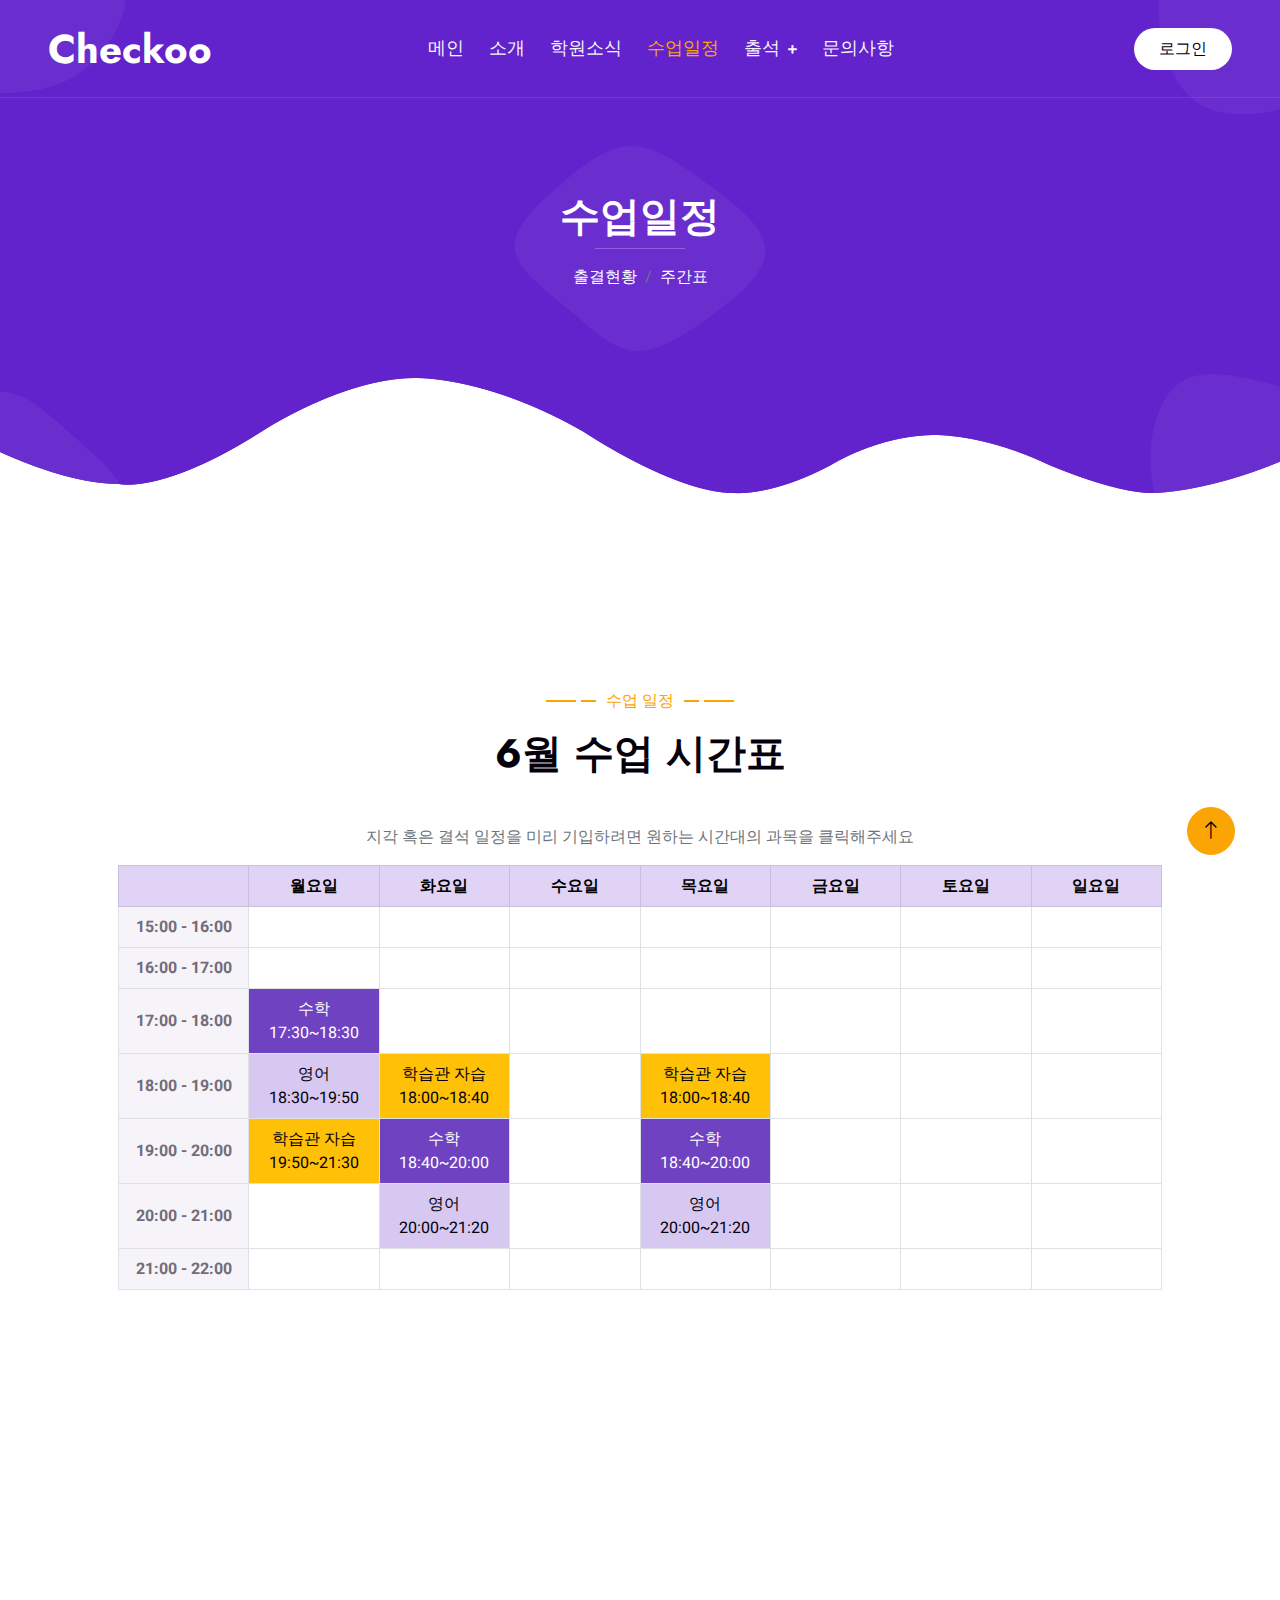
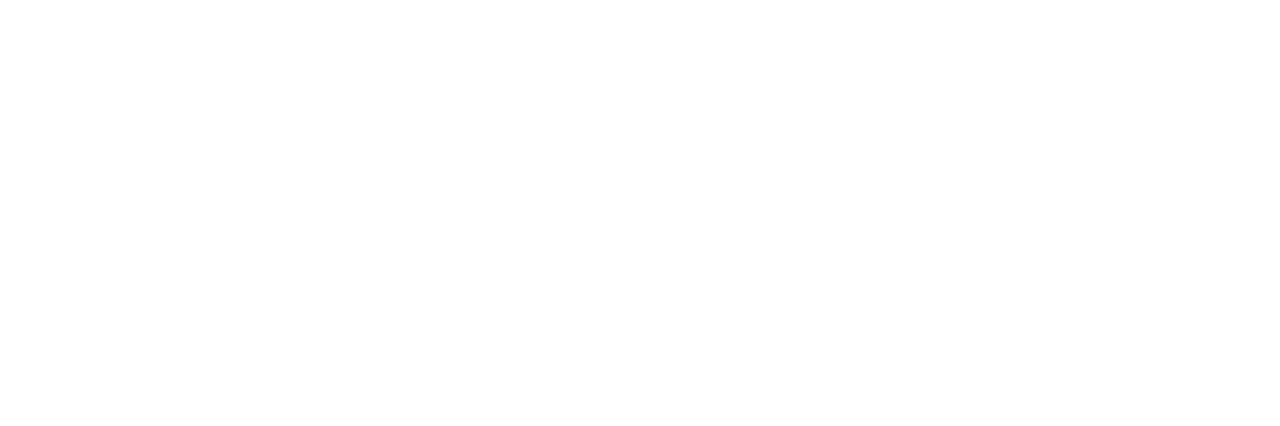
<file: project.html>
<!DOCTYPE html>
<html lang="en">

<head>
    <meta charset="utf-8">
    <title>DGital - Digital Agency HTML Template</title>
    <meta content="width=device-width, initial-scale=1.0" name="viewport">
    <meta content="" name="keywords">
    <meta content="" name="description">

    <!-- Favicon -->
    <link href="img/favicon.ico" rel="icon">

    <!-- Google Web Fonts -->
    <link rel="preconnect" href="https://fonts.googleapis.com">
    <link rel="preconnect" href="https://fonts.gstatic.com" crossorigin>
    <link href="https://fonts.googleapis.com/css2?family=Heebo:wght@400;500&family=Jost:wght@500;600;700&display=swap" rel="stylesheet"> 

    <!-- Icon Font Stylesheet -->
    <link href="https://cdnjs.cloudflare.com/ajax/libs/font-awesome/5.10.0/css/all.min.css" rel="stylesheet">
    <link href="https://cdn.jsdelivr.net/npm/bootstrap-icons@1.4.1/font/bootstrap-icons.css" rel="stylesheet">

    <!-- Libraries Stylesheet -->
    <link href="lib/animate/animate.min.css" rel="stylesheet">
    <link href="lib/owlcarousel/assets/owl.carousel.min.css" rel="stylesheet">
    <link href="lib/lightbox/css/lightbox.min.css" rel="stylesheet">

    <!-- Customized Bootstrap Stylesheet -->
    <link href="css/bootstrap.min.css" rel="stylesheet">

    <!-- Template Stylesheet -->
    <link href="css/style.css" rel="stylesheet">
</head>

<body>
    <div class="container-xxl bg-white p-0">
        <!-- Spinner Start -->
        <div id="spinner" class="show bg-white position-fixed translate-middle w-100 vh-100 top-50 start-50 d-flex align-items-center justify-content-center">
            <div class="spinner-grow text-primary" style="width: 3rem; height: 3rem;" role="status">
                <span class="sr-only">Loading...</span>
            </div>
        </div>
        <!-- Spinner End -->


        <!-- Navbar & Hero Start -->
        <div class="container-xxl position-relative p-0">
            <nav class="navbar navbar-expand-lg navbar-light px-4 px-lg-5 py-3 py-lg-0">
                <a href="" class="navbar-brand p-0">
                    <h1 class="m-0">Checkoo</h1>
                    <!-- <img src="img/logo.png" alt="Logo"> -->
                </a>
                <button class="navbar-toggler" type="button" data-bs-toggle="collapse" data-bs-target="#navbarCollapse">
                    <span class="fa fa-bars"></span>
                </button>
                <div class="collapse navbar-collapse" id="navbarCollapse">
                    <div class="navbar-nav mx-auto py-0">
                        <a href="index.html" class="nav-item nav-link">메인</a>
                        <a href="about.html" class="nav-item nav-link">소개</a>
                        <a href="service.html" class="nav-item nav-link">학원소식</a>
                        <a href="project.html" class="nav-item nav-link active">수업일정</a>
                        <div class="nav-item dropdown">
                            <a href="#" class="nav-link dropdown-toggle" data-bs-toggle="dropdown">출석</a>
                            <div class="dropdown-menu m-0">
                                <a href="project.html" class="dropdown-item">출결입력</a>
                                <a href="testimonial.html" class="dropdown-item">출결현황</a>
                            </div>
                        </div>
                        <a href="contact.html" class="nav-item nav-link">문의사항</a>
                    </div>
                    <a href="index.html#tmpreg" class="btn rounded-pill py-2 px-4 ms-3 d-none d-lg-block">로그인</a>
                </div>
            </nav>

            <div class="container-xxl py-5 bg-primary hero-header">
                <div class="container my-5 py-5 px-lg-5">
                    <div class="row g-5 py-5">
                        <div class="col-12 text-center">
                            <h1 class="text-white animated slideInDown">수업일정</h1>
                            <hr class="bg-white mx-auto mt-0" style="width: 90px;">
                            <nav aria-label="breadcrumb">
                                <ol class="breadcrumb justify-content-center">
                                    <li class="breadcrumb-item"><a class="text-white" href="testimonial.html">출결현황</a></li>
                                    <li class="breadcrumb-item"><a class="text-white" href="#schedule">주간표</a></li>
                                </ol>
                            </nav>
                        </div>
                    </div>
                </div>
            </div>
        </div>
        <!-- Navbar & Hero End -->


        <!-- Weekly Schedule Start --><!-- Weekly Schedule Start -->
<div id="schedule" class="container-xxl py-5">
    <div class="container py-5 px-lg-5">
      <div class="wow fadeInUp text-center" data-wow-delay="0.1s">
        <p class="section-title text-secondary justify-content-center"><span></span>수업 일정<span></span></p>
        <h1 class="mb-5">6월 수업 시간표</h1>
        <p class="text-muted">지각 혹은 결석 일정을 미리 기입하려면 원하는 시간대의 과목을 클릭해주세요</p>
      </div>
      <div class="table-responsive">
        <table class="table table-bordered text-center align-middle">
          <thead class="table-primary">
            <tr>
              <th></th>
              <th>월요일</th>
              <th>화요일</th>
              <th>수요일</th>
              <th>목요일</th>
              <th>금요일</th>
              <th>토요일</th>
              <th>일요일</th>
            </tr>
          </thead>
          <tbody>
            <tr>
              <th class="bg-light">15:00 - 16:00</th>
              <td></td>
              <td></td>
              <td></td>
              <td></td>
              <td></td>
              <td></td>
              <td></td>
            </tr>
            <tr>
              <th class="bg-light">16:00 - 17:00</th>
              <td></td>
              <td></td>
              <td></td>
              <td></td>
              <td></td>
              <td></td>
              <td></td>
            </tr>
            <tr>
              <th class="bg-light">17:00 - 18:00</th>
              <td class="bg-purple text-white clickable" data-class="수학" data-start="17:30" data-end="18:30">수학<br>17:30~18:30</td>
              <td></td>
              <td></td>
              <td></td>
              <td></td>
              <td></td>
              <td></td>
            </tr>
            <tr>
              <th class="bg-light">18:00 - 19:00</th>
              <td class="bg-lightpurple text-dark clickable" data-class="영어" data-start="18:30" data-end="19:50">영어<br>18:30~19:50</td>
              <td class="bg-warning text-dark clickable" data-class="학습관 자습" data-start="18:00" data-end="18:40">학습관 자습<br>18:00~18:40</td>
              <td></td>
              <td class="bg-warning text-dark clickable" data-class="학습관 자습" data-start="18:00" data-end="18:40">학습관 자습<br>18:00~18:40</td>
              <td></td>
              <td></td>
              <td></td>
            </tr>
            <tr>
              <th class="bg-light">19:00 - 20:00</th>
              <td class="bg-warning text-dark clickable" data-class="학습관 자습" data-start="19:50" data-end="21:30">학습관 자습<br>19:50~21:30</td>
              <td class="bg-purple text-white clickable" data-class="수학" data-start="18:40" data-end="20:00">수학<br>18:40~20:00</td>
              <td></td>
              <td class="bg-purple text-white clickable" data-class="수학" data-start="18:40" data-end="20:00">수학<br>18:40~20:00</td>
              <td></td>
              <td></td>
              <td></td>
            </tr>
            <tr>
              <th class="bg-light">20:00 - 21:00</th>
              <td></td>
              <td class="bg-lightpurple text-dark clickable" data-class="영어" data-start="20:00" data-end="21:20">영어<br>20:00~21:20</td>
              <td></td>
              <td class="bg-lightpurple text-dark clickable" data-class="영어" data-start="20:00" data-end="21:20">영어<br>20:00~21:20</td>
              <td></td>
              <td></td>
              <td></td>
            </tr>
            <tr>
              <th class="bg-light">21:00 - 22:00</th>
              <td></td>
              <td></td>
              <td></td>
              <td></td>
              <td></td>
              <td></td>
              <td></td>
            </tr>
          </tbody>
        </table>
      </div>
    </div>
  </div>
  <!-- Weekly Schedule End -->
  

        
<!-- Footer Start -->
<div class="container-fluid bg-primary text-light footer wow fadeIn" data-wow-delay="0.1s">
    <div class="container py-5 px-lg-5">
        <div class="row g-5">
            <div class="col-md-6 col-lg-4">
                <p class="section-title text-white h5 mb-4">주소<span></span></p>
                <p><i class="fa fa-map-marker-alt me-3"></i>서대문구 연세로 50</p>
                <p><i class="fa fa-phone-alt me-3"></i>010-5749-2659</p>
                <p><i class="fa fa-envelope me-3"></i>lusher08@gmail</p>
                <div class="d-flex pt-2">
                    <a class="btn btn-outline-light btn-social" href=""><i class="fab fa-twitter"></i></a>
                    <a class="btn btn-outline-light btn-social" href=""><i class="fab fa-facebook-f"></i></a>
                    <a class="btn btn-outline-light btn-social" href=""><i class="fab fa-instagram"></i></a>
                    <a class="btn btn-outline-light btn-social" href=""><i class="fab fa-linkedin-in"></i></a>
                </div>
            </div>
            <div class="col-md-6 col-lg-4">
                <p class="section-title text-white h5 mb-4">Quick Link<span></span></p>
                <a class="btn btn-link" href="about.html">소개</a>
                <a class="btn btn-link" href="contact.html">문의사항</a>
                <a class="btn btn-link" href="">개인정보 취급정책</a> 
            </div>
            <!--
            <div class="col-md-6 col-lg-3">
                <p class="section-title text-white h5 mb-4">Gallery<span></span></p>
                <div class="row g-2">
                    <div class="col-4">
                        <img class="img-fluid" src="img/portfolio-1.jpg" alt="Image">
                    </div>
                    <div class="col-4">
                        <img class="img-fluid" src="img/portfolio-2.jpg" alt="Image">
                    </div>
                    <div class="col-4">
                        <img class="img-fluid" src="img/portfolio-3.jpg" alt="Image">
                    </div>
                    <div class="col-4">
                        <img class="img-fluid" src="img/portfolio-4.jpg" alt="Image">
                    </div>
                    <div class="col-4">
                        <img class="img-fluid" src="img/portfolio-5.jpg" alt="Image">
                    </div>
                    <div class="col-4">
                        <img class="img-fluid" src="img/portfolio-6.jpg" alt="Image">
                    </div>
                </div>
            </div>
            -->
            <div class="col-md-6 col-lg-4">
                <p class="section-title text-white h5 mb-4">Newsletter<span></span></p>
                <p>이메일을 남겨주시면 서비스 관련 새로운 소식이나 뉴스를 전해드립니다!</p>
                <div class="position-relative w-100 mt-3">
                    <input class="form-control border-0 rounded-pill w-100 ps-4 pe-5" type="text" placeholder="ooooo@email.com" style="height: 48px;">
                    <button type="button" class="btn shadow-none position-absolute top-0 end-0 mt-1 me-2"><i class="fa fa-paper-plane text-primary fs-4"></i></button>
                </div>
            </div>
        </div>
    </div>
    <div class="container px-lg-5">
        <div class="copyright">
            <div class="row">
                <div class="col-md-6 text-center text-md-start mb-3 mb-md-0">
                    &copy; <a class="border-bottom" href="#">Checkoo</a>, All Right Reserved. 
                    
                    <!--/*** This template is free as long as you keep the footer author’s credit link/attribution link/backlink. If you'd like to use the template without the footer author’s credit link/attribution link/backlink, you can purchase the Credit Removal License from "https://htmlcodex.com/credit-removal". Thank you for your support. ***/-->
                    Designed By <a class="border-bottom" href="https://htmlcodex.com">HTML Codex</a>
                </div>
                <div class="col-md-6 text-center text-md-end">
                    <div class="footer-menu">
                        <a href="">Home</a>
                        <a href="">Cookies</a>
                        <a href="">Help</a>
                        <a href="">FQAs</a>
                    </div>
                </div>
            </div>
        </div>
    </div>
</div>
<!-- Footer End -->


        <!-- Back to Top -->
        <a href="#" class="btn btn-lg btn-secondary btn-lg-square back-to-top"><i class="bi bi-arrow-up"></i></a>
    </div>

    <!-- JavaScript Libraries -->
    <script src="https://code.jquery.com/jquery-3.4.1.min.js"></script>
    <script src="https://cdn.jsdelivr.net/npm/bootstrap@5.0.0/dist/js/bootstrap.bundle.min.js"></script>
    <script src="lib/wow/wow.min.js"></script>
    <script src="lib/easing/easing.min.js"></script>
    <script src="lib/waypoints/waypoints.min.js"></script>
    <script src="lib/counterup/counterup.min.js"></script>
    <script src="lib/owlcarousel/owl.carousel.min.js"></script>
    <script src="lib/isotope/isotope.pkgd.min.js"></script>
    <script src="lib/lightbox/js/lightbox.min.js"></script>

    <!-- Template Javascript -->
    <script src="js/main.js"></script>

    <script>
        document.addEventListener('DOMContentLoaded', function () {
          const cells = document.querySelectorAll('.clickable');
          cells.forEach(cell => {
            cell.addEventListener('click', function () {
              const className = this.getAttribute('data-class');
              const startTime = this.getAttribute('data-start');
              const endTime = this.getAttribute('data-end');
              const url = `team.html?class=${encodeURIComponent(className)}&start=${encodeURIComponent(startTime)}&end=${encodeURIComponent(endTime)}`;
              window.location.href = url;
            });
          });
        });
      </script>      
</body>

</html>
</file>
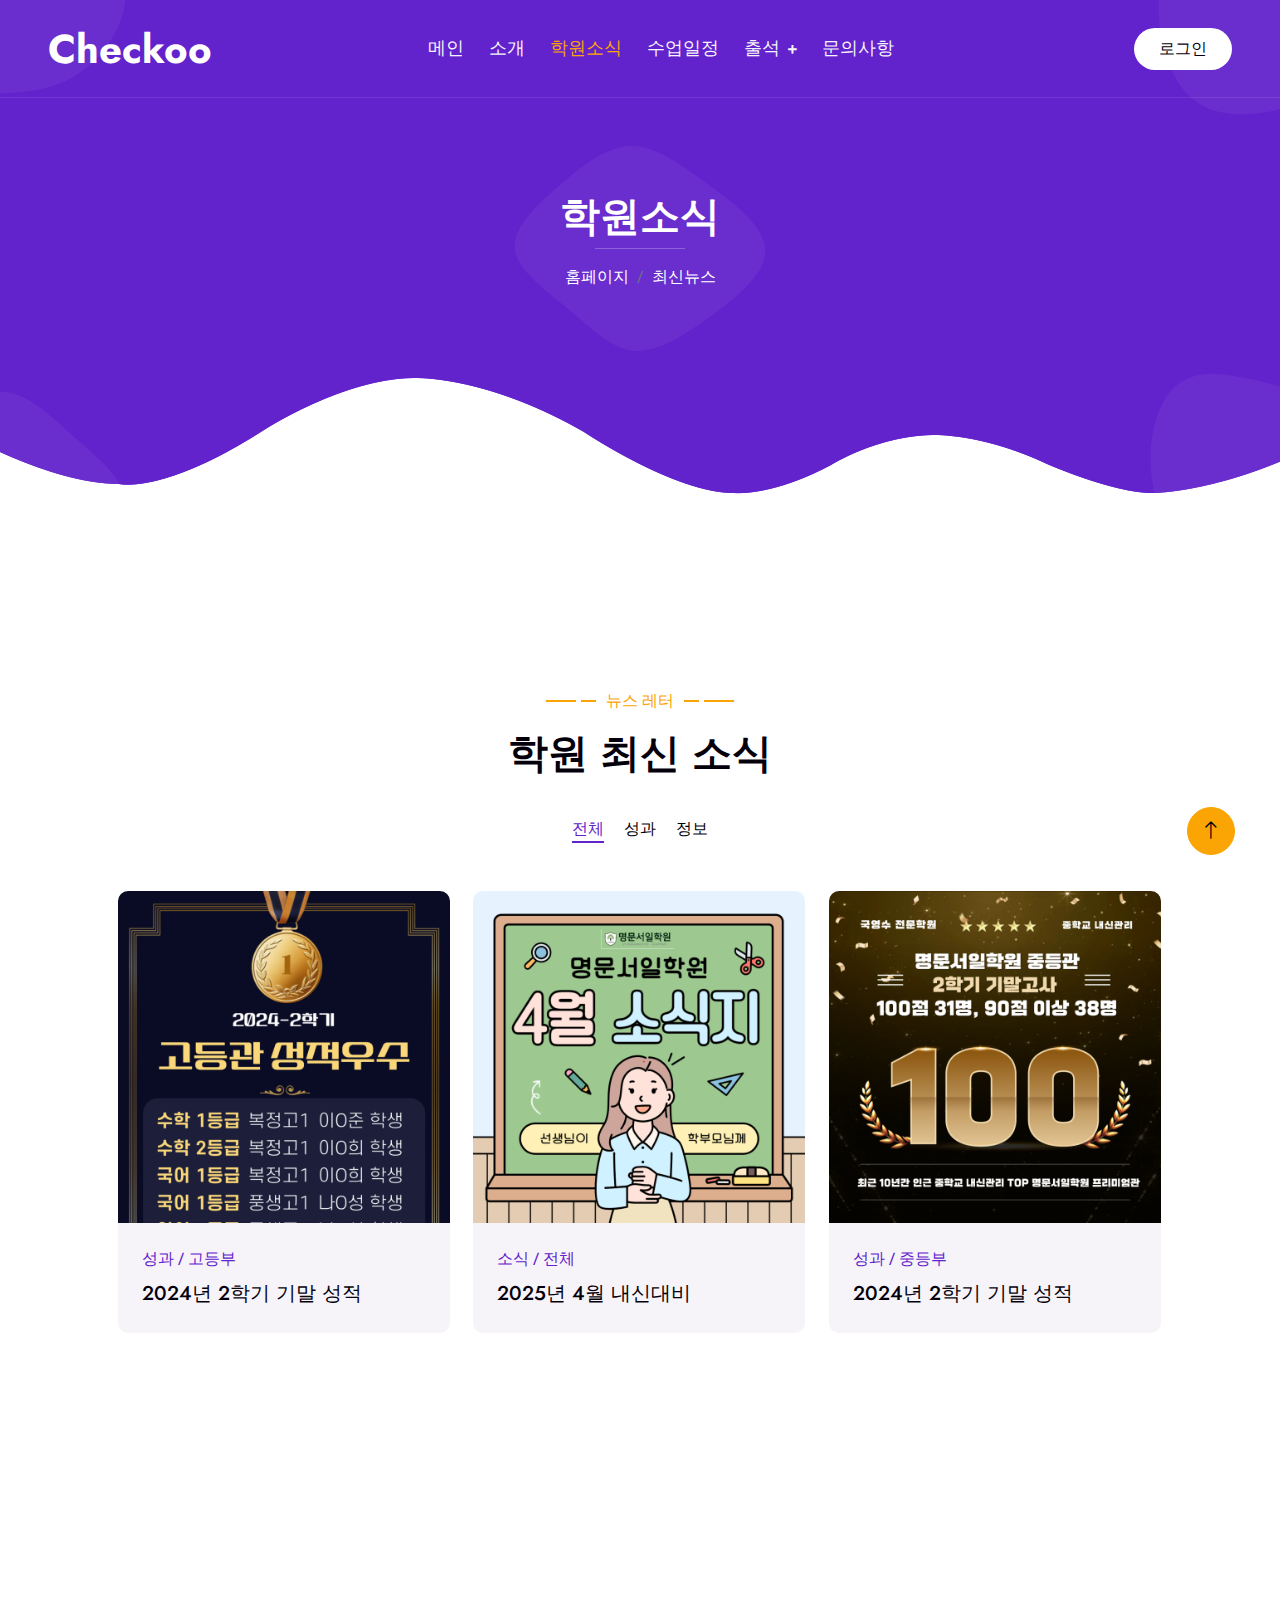
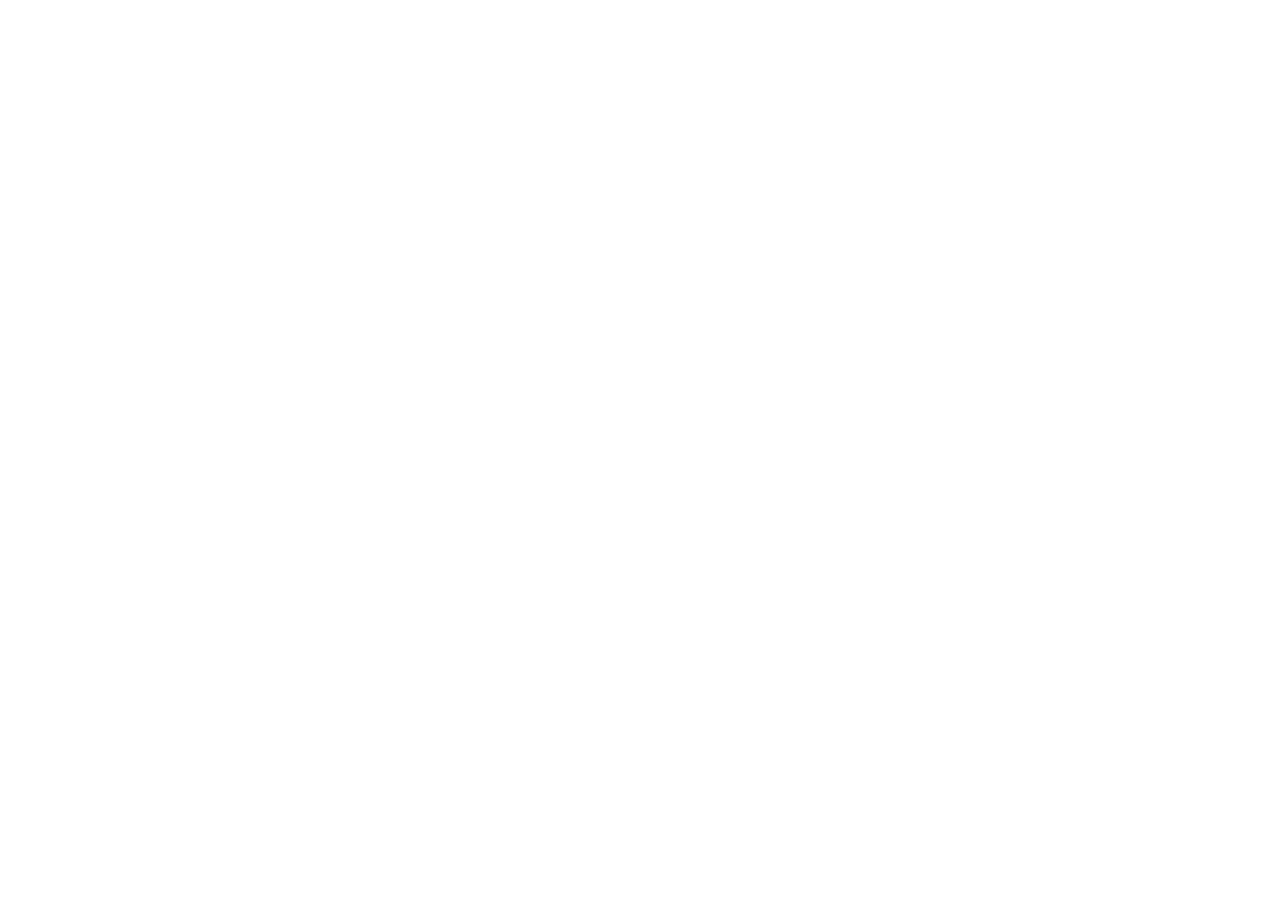
<file: service.html>
<!DOCTYPE html>
<html lang="en">

<head>
    <meta charset="utf-8">
    <title>DGital - Digital Agency HTML Template</title>
    <meta content="width=device-width, initial-scale=1.0" name="viewport">
    <meta content="" name="keywords">
    <meta content="" name="description">

    <!-- Favicon -->
    <link href="img/favicon.ico" rel="icon">

    <!-- Google Web Fonts -->
    <link rel="preconnect" href="https://fonts.googleapis.com">
    <link rel="preconnect" href="https://fonts.gstatic.com" crossorigin>
    <link href="https://fonts.googleapis.com/css2?family=Heebo:wght@400;500&family=Jost:wght@500;600;700&display=swap" rel="stylesheet"> 

    <!-- Icon Font Stylesheet -->
    <link href="https://cdnjs.cloudflare.com/ajax/libs/font-awesome/5.10.0/css/all.min.css" rel="stylesheet">
    <link href="https://cdn.jsdelivr.net/npm/bootstrap-icons@1.4.1/font/bootstrap-icons.css" rel="stylesheet">

    <!-- Libraries Stylesheet -->
    <link href="lib/animate/animate.min.css" rel="stylesheet">
    <link href="lib/owlcarousel/assets/owl.carousel.min.css" rel="stylesheet">
    <link href="lib/lightbox/css/lightbox.min.css" rel="stylesheet">

    <!-- Customized Bootstrap Stylesheet -->
    <link href="css/bootstrap.min.css" rel="stylesheet">

    <!-- Template Stylesheet -->
    <link href="css/style.css" rel="stylesheet">
</head>

<body>
    <div class="container-xxl bg-white p-0">
        <!-- Spinner Start -->
        <div id="spinner" class="show bg-white position-fixed translate-middle w-100 vh-100 top-50 start-50 d-flex align-items-center justify-content-center">
            <div class="spinner-grow text-primary" style="width: 3rem; height: 3rem;" role="status">
                <span class="sr-only">Loading...</span>
            </div>
        </div>
        <!-- Spinner End -->


        <!-- Navbar & Hero Start -->
        <div class="container-xxl position-relative p-0">
            <nav class="navbar navbar-expand-lg navbar-light px-4 px-lg-5 py-3 py-lg-0">
                <a href="" class="navbar-brand p-0">
                    <h1 class="m-0">Checkoo</h1>
                    <!-- <img src="img/logo.png" alt="Logo"> -->
                </a>
                <button class="navbar-toggler" type="button" data-bs-toggle="collapse" data-bs-target="#navbarCollapse">
                    <span class="fa fa-bars"></span>
                </button>
                <div class="collapse navbar-collapse" id="navbarCollapse">
                    <div class="navbar-nav mx-auto py-0">
                        <a href="index.html" class="nav-item nav-link">메인</a>
                        <a href="about.html" class="nav-item nav-link">소개</a>
                        <a href="service.html" class="nav-item nav-link active">학원소식</a>
                        <a href="project.html" class="nav-item nav-link">수업일정</a>
                        <div class="nav-item dropdown">
                            <a href="#" class="nav-link dropdown-toggle" data-bs-toggle="dropdown">출석</a>
                            <div class="dropdown-menu m-0">
                                <a href="project.html" class="dropdown-item">출결입력</a>
                                <a href="testimonial.html" class="dropdown-item">출결현황</a>
                            </div>
                        </div>
                        <a href="contact.html" class="nav-item nav-link">문의사항</a>
                    </div>
                    <a href="index.html#tmpreg" class="btn rounded-pill py-2 px-4 ms-3 d-none d-lg-block">로그인</a>
                </div>
            </nav>

            <div class="container-xxl py-5 bg-primary hero-header">
                <div class="container my-5 py-5 px-lg-5">
                    <div class="row g-5 py-5">
                        <div class="col-12 text-center">
                            <h1 class="text-white animated slideInDown">학원소식</h1>
                            <hr class="bg-white mx-auto mt-0" style="width: 90px;">
                            <nav aria-label="breadcrumb">
                                <ol class="breadcrumb justify-content-center">
                                    <li class="breadcrumb-item"><a class="text-white" href="https://m.blog.naver.com/PostList.naver?blogId=myungmun_seoil&tab=1">홈페이지</a></li>
                                    <li class="breadcrumb-item"><a class="text-white" href="#news">최신뉴스</a></li>
                                </ol>
                            </nav>
                        </div>
                    </div>
                </div>
            </div>
        </div>
        <!-- Navbar & Hero End -->


        <!-- Projects Start -->
        <div id="news" class="container-xxl py-5">
            <div class="container py-5 px-lg-5">
                <div class="wow fadeInUp" data-wow-delay="0.1s">
                    <p class="section-title text-secondary justify-content-center"><span></span>뉴스 레터<span></span></p>
                    <h1 class="text-center mb-5">학원 최신 소식</h1>
                </div>
                <div class="row mt-n2 wow fadeInUp" data-wow-delay="0.3s">
                    <div class="col-12 text-center">
                        <ul class="list-inline mb-5" id="portfolio-flters">
                            <li class="mx-2 active" data-filter="*">전체</li>
                            <li class="mx-2" data-filter=".first">성과</li>
                            <li class="mx-2" data-filter=".second">정보</li>
                        </ul>
                    </div>
                </div>
                <div class="row g-4 portfolio-container">
                    <div class="col-lg-4 col-md-6 portfolio-item first wow fadeInUp" data-wow-delay="0.1s">
                        <div class="rounded overflow-hidden">
                            <div class="position-relative overflow-hidden">
                                <img class="img-fluid w-100" src="img/portfolio-1.png" alt="">
                                <div class="portfolio-overlay">
                                    <a class="btn btn-square btn-outline-light mx-1" href="img/portfolio-1.png" data-lightbox="portfolio"><i class="fa fa-eye"></i></a>
                                    <a class="btn btn-square btn-outline-light mx-1" href="https://m.blog.naver.com/myungmun_seoil/223699368693"><i class="fa fa-link"></i></a>
                                </div>
                            </div>
                            <div class="bg-light p-4">
                                <p class="text-primary fw-medium mb-2">성과 / 고등부</p>
                                <h5 class="lh-base mb-0">2024년 2학기 기말 성적</a>
                            </div>
                        </div>
                    </div>
                    <div class="col-lg-4 col-md-6 portfolio-item second wow fadeInUp" data-wow-delay="0.3s">
                        <div class="rounded overflow-hidden">
                            <div class="position-relative overflow-hidden">
                                <img class="img-fluid w-100" src="img/portfolio-2.png" alt="">
                                <div class="portfolio-overlay">
                                    <a class="btn btn-square btn-outline-light mx-1" href="img/portfolio-2.png" data-lightbox="portfolio"><i class="fa fa-eye"></i></a>
                                    <a class="btn btn-square btn-outline-light mx-1" href="https://m.blog.naver.com/myungmun_seoil/223813315585"><i class="fa fa-link"></i></a>
                                </div>
                            </div>
                            <div class="bg-light p-4">
                                <p class="text-primary fw-medium mb-2">소식 / 전체</p>
                                <h5 class="lh-base mb-0">2025년 4월 내신대비</a>
                            </div>
                        </div>
                    </div>
                    <div class="col-lg-4 col-md-6 portfolio-item first wow fadeInUp" data-wow-delay="0.5s">
                        <div class="rounded overflow-hidden">
                            <div class="position-relative overflow-hidden">
                                <img class="img-fluid w-100" src="img/portfolio-3.png" alt="">
                                <div class="portfolio-overlay">
                                    <a class="btn btn-square btn-outline-light mx-1" href="img/portfolio-3.png" data-lightbox="portfolio"><i class="fa fa-eye"></i></a>
                                    <a class="btn btn-square btn-outline-light mx-1" href="https://m.blog.naver.com/myungmun_seoil/223679995472"><i class="fa fa-link"></i></a>
                                </div>
                            </div>
                            <div class="bg-light p-4">
                                <p class="text-primary fw-medium mb-2">성과 / 중등부</p>
                                <h5 class="lh-base mb-0">2024년 2학기 기말 성적</a>
                            </div>
                        </div>
                    </div>
                    <div class="col-lg-4 col-md-6 portfolio-item second wow fadeInUp" data-wow-delay="0.1s">
                        <div class="rounded overflow-hidden">
                            <div class="position-relative overflow-hidden">
                                <img class="img-fluid w-100" src="img/portfolio-4.png" alt="">
                                <div class="portfolio-overlay">
                                    <a class="btn btn-square btn-outline-light mx-1" href="img/portfolio-4.png" data-lightbox="portfolio"><i class="fa fa-eye"></i></a>
                                    <a class="btn btn-square btn-outline-light mx-1" href="https://m.blog.naver.com/myungmun_seoil/223827889751"><i class="fa fa-link"></i></a>
                                </div>
                            </div>
                            <div class="bg-light p-4">
                                <p class="text-primary fw-medium mb-2">소식 / 고등부</p>
                                <h5 class="lh-base mb-0">고교학점제 - 수시 & 정시</a>
                            </div>
                        </div>
                    </div>
                    <div class="col-lg-4 col-md-6 portfolio-item first wow fadeInUp" data-wow-delay="0.3s">
                        <div class="rounded overflow-hidden">
                            <div class="position-relative overflow-hidden">
                                <img class="img-fluid w-100" src="img/portfolio-5.png" alt="">
                                <div class="portfolio-overlay">
                                    <a class="btn btn-square btn-outline-light mx-1" href="img/portfolio-5.png" data-lightbox="portfolio"><i class="fa fa-eye"></i></a>
                                    <a class="btn btn-square btn-outline-light mx-1" href="https://m.blog.naver.com/myungmun_seoil/223669825305"><i class="fa fa-link"></i></a>
                                </div>
                            </div>
                            <div class="bg-light p-4">
                                <p class="text-primary fw-medium mb-2">성과 / 초등부</p>
                                <h5 class="lh-base mb-0">2024년 전국해법수학 수상</a>
                            </div>
                        </div>
                    </div>
                    <div class="col-lg-4 col-md-6 portfolio-item second wow fadeInUp" data-wow-delay="0.5s">
                        <div class="rounded overflow-hidden">
                            <div class="position-relative overflow-hidden">
                                <img class="img-fluid w-100" src="img/portfolio-6.png" alt="">
                                <div class="portfolio-overlay">
                                    <a class="btn btn-square btn-outline-light mx-1" href="img/portfolio-6.png" data-lightbox="portfolio"><i class="fa fa-eye"></i></a>
                                    <a class="btn btn-square btn-outline-light mx-1" href="https://m.blog.naver.com/myungmun_seoil/223839045982"><i class="fa fa-link"></i></a>
                                </div>
                            </div>
                            <div class="bg-light p-4">
                                <p class="text-primary fw-medium mb-2">소식 / 고등부</p>
                                <h5 class="lh-base mb-0">2028 대학 입시 준비</a>
                            </div>
                        </div>
                    </div>
                </div>
            </div>
        </div>
        <!-- Projects End -->
        
        <!-- Footer Start -->
        <div class="container-fluid bg-primary text-light footer wow fadeIn" data-wow-delay="0.1s">
            <div class="container py-5 px-lg-5">
                <div class="row g-5">
                    <div class="col-md-6 col-lg-4">
                        <p class="section-title text-white h5 mb-4">주소<span></span></p>
                        <p><i class="fa fa-map-marker-alt me-3"></i>서대문구 연세로 50</p>
                        <p><i class="fa fa-phone-alt me-3"></i>010-5749-2659</p>
                        <p><i class="fa fa-envelope me-3"></i>lusher08@gmail</p>
                        <div class="d-flex pt-2">
                            <a class="btn btn-outline-light btn-social" href=""><i class="fab fa-twitter"></i></a>
                            <a class="btn btn-outline-light btn-social" href=""><i class="fab fa-facebook-f"></i></a>
                            <a class="btn btn-outline-light btn-social" href=""><i class="fab fa-instagram"></i></a>
                            <a class="btn btn-outline-light btn-social" href=""><i class="fab fa-linkedin-in"></i></a>
                        </div>
                    </div>
                    <div class="col-md-6 col-lg-4">
                        <p class="section-title text-white h5 mb-4">Quick Link<span></span></p>
                        <a class="btn btn-link" href="about.html">소개</a>
                        <a class="btn btn-link" href="contact.html">문의사항</a>
                        <a class="btn btn-link" href="">개인정보 취급정책</a> 
                    </div>
                    <!--
                    <div class="col-md-6 col-lg-3">
                        <p class="section-title text-white h5 mb-4">Gallery<span></span></p>
                        <div class="row g-2">
                            <div class="col-4">
                                <img class="img-fluid" src="img/portfolio-1.jpg" alt="Image">
                            </div>
                            <div class="col-4">
                                <img class="img-fluid" src="img/portfolio-2.jpg" alt="Image">
                            </div>
                            <div class="col-4">
                                <img class="img-fluid" src="img/portfolio-3.jpg" alt="Image">
                            </div>
                            <div class="col-4">
                                <img class="img-fluid" src="img/portfolio-4.jpg" alt="Image">
                            </div>
                            <div class="col-4">
                                <img class="img-fluid" src="img/portfolio-5.jpg" alt="Image">
                            </div>
                            <div class="col-4">
                                <img class="img-fluid" src="img/portfolio-6.jpg" alt="Image">
                            </div>
                        </div>
                    </div>
                    -->
                    <div class="col-md-6 col-lg-4">
                        <p class="section-title text-white h5 mb-4">Newsletter<span></span></p>
                        <p>이메일을 남겨주시면 서비스 관련 새로운 소식이나 뉴스를 전해드립니다!</p>
                        <div class="position-relative w-100 mt-3">
                            <input class="form-control border-0 rounded-pill w-100 ps-4 pe-5" type="text" placeholder="ooooo@email.com" style="height: 48px;">
                            <button type="button" class="btn shadow-none position-absolute top-0 end-0 mt-1 me-2"><i class="fa fa-paper-plane text-primary fs-4"></i></button>
                        </div>
                    </div>
                </div>
            </div>
            <div class="container px-lg-5">
                <div class="copyright">
                    <div class="row">
                        <div class="col-md-6 text-center text-md-start mb-3 mb-md-0">
                            &copy; <a class="border-bottom" href="#">Checkoo</a>, All Right Reserved. 
                            
                            <!--/*** This template is free as long as you keep the footer author’s credit link/attribution link/backlink. If you'd like to use the template without the footer author’s credit link/attribution link/backlink, you can purchase the Credit Removal License from "https://htmlcodex.com/credit-removal". Thank you for your support. ***/-->
                            Designed By <a class="border-bottom" href="https://htmlcodex.com">HTML Codex</a>
                        </div>
                        <div class="col-md-6 text-center text-md-end">
                            <div class="footer-menu">
                                <a href="">Home</a>
                                <a href="">Cookies</a>
                                <a href="">Help</a>
                                <a href="">FQAs</a>
                            </div>
                        </div>
                    </div>
                </div>
            </div>
        </div>
        <!-- Footer End -->


        <!-- Back to Top -->
        <a href="#" class="btn btn-lg btn-secondary btn-lg-square back-to-top"><i class="bi bi-arrow-up"></i></a>
    </div>

    <!-- JavaScript Libraries -->
    <script src="https://code.jquery.com/jquery-3.4.1.min.js"></script>
    <script src="https://cdn.jsdelivr.net/npm/bootstrap@5.0.0/dist/js/bootstrap.bundle.min.js"></script>
    <script src="lib/wow/wow.min.js"></script>
    <script src="lib/easing/easing.min.js"></script>
    <script src="lib/waypoints/waypoints.min.js"></script>
    <script src="lib/counterup/counterup.min.js"></script>
    <script src="lib/owlcarousel/owl.carousel.min.js"></script>
    <script src="lib/isotope/isotope.pkgd.min.js"></script>
    <script src="lib/lightbox/js/lightbox.min.js"></script>

    <!-- Template Javascript -->
    <script src="js/main.js"></script>
</body>

</html>
</file>
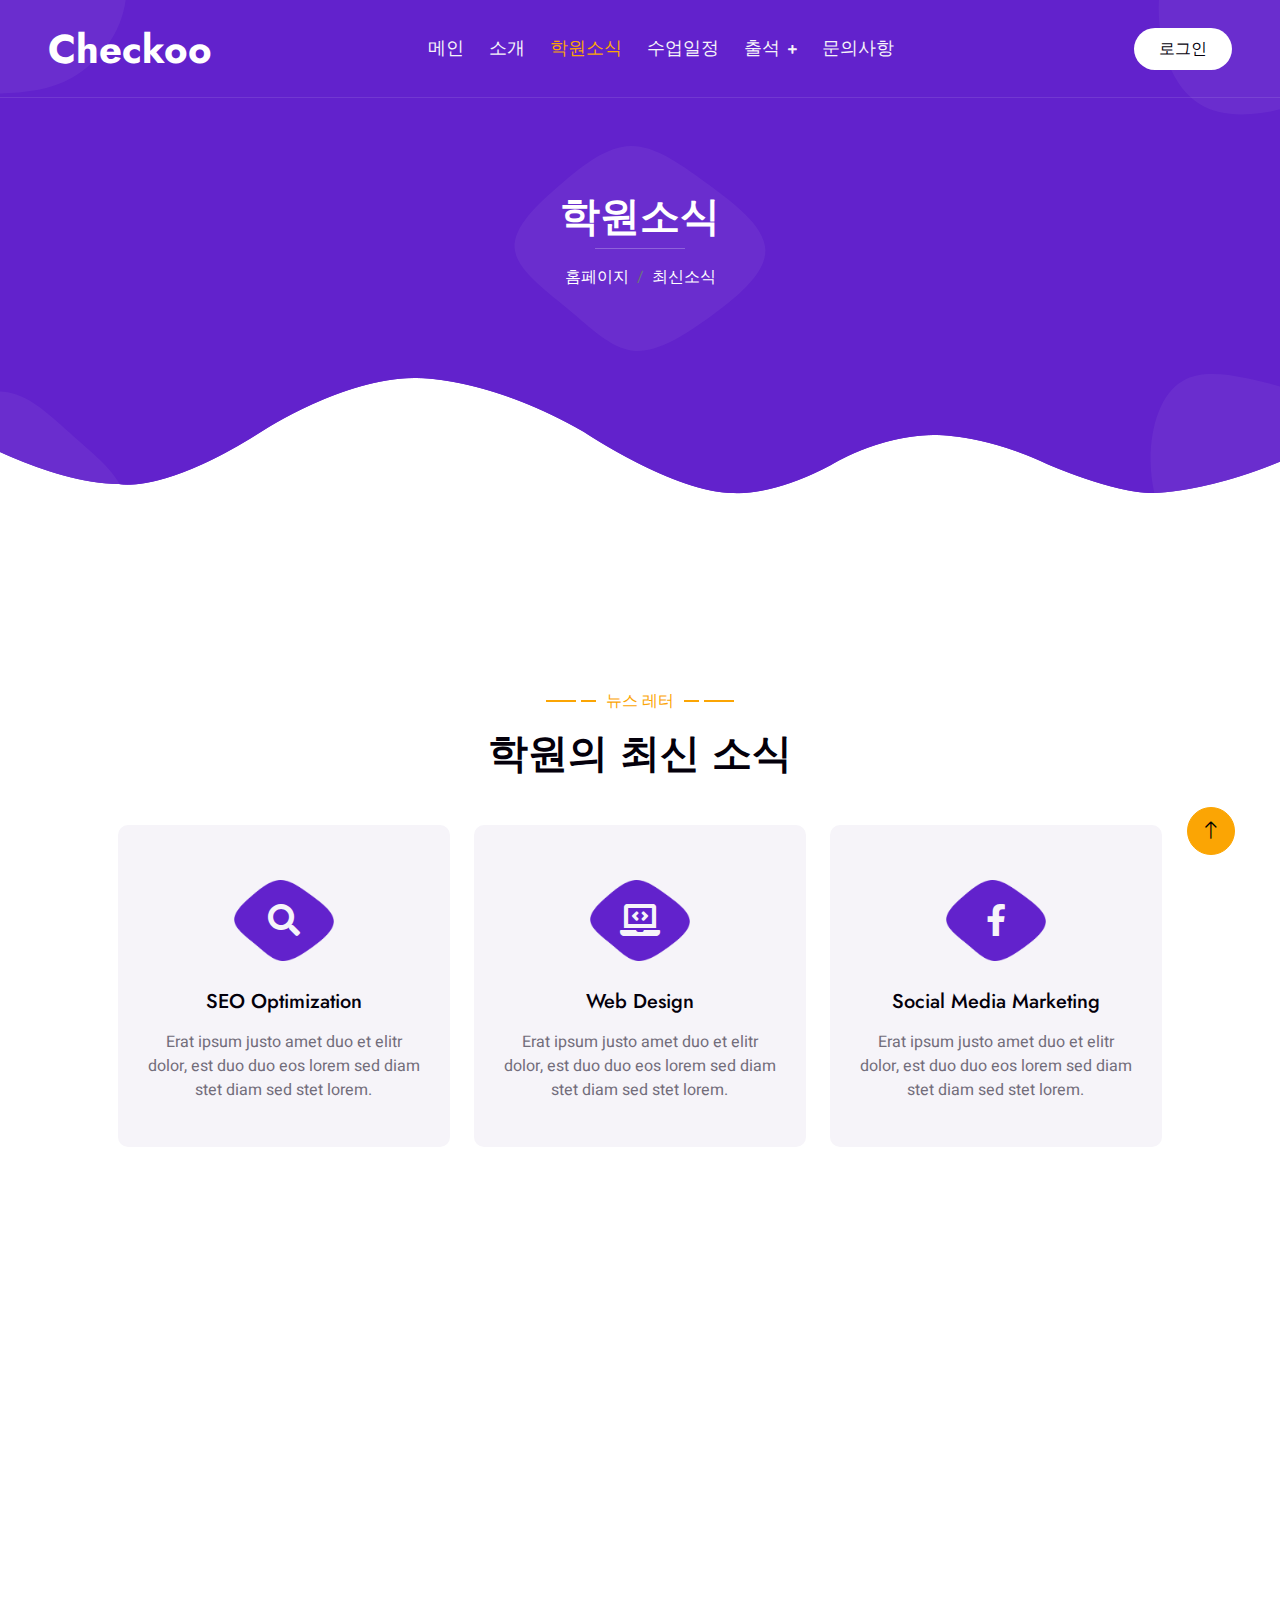
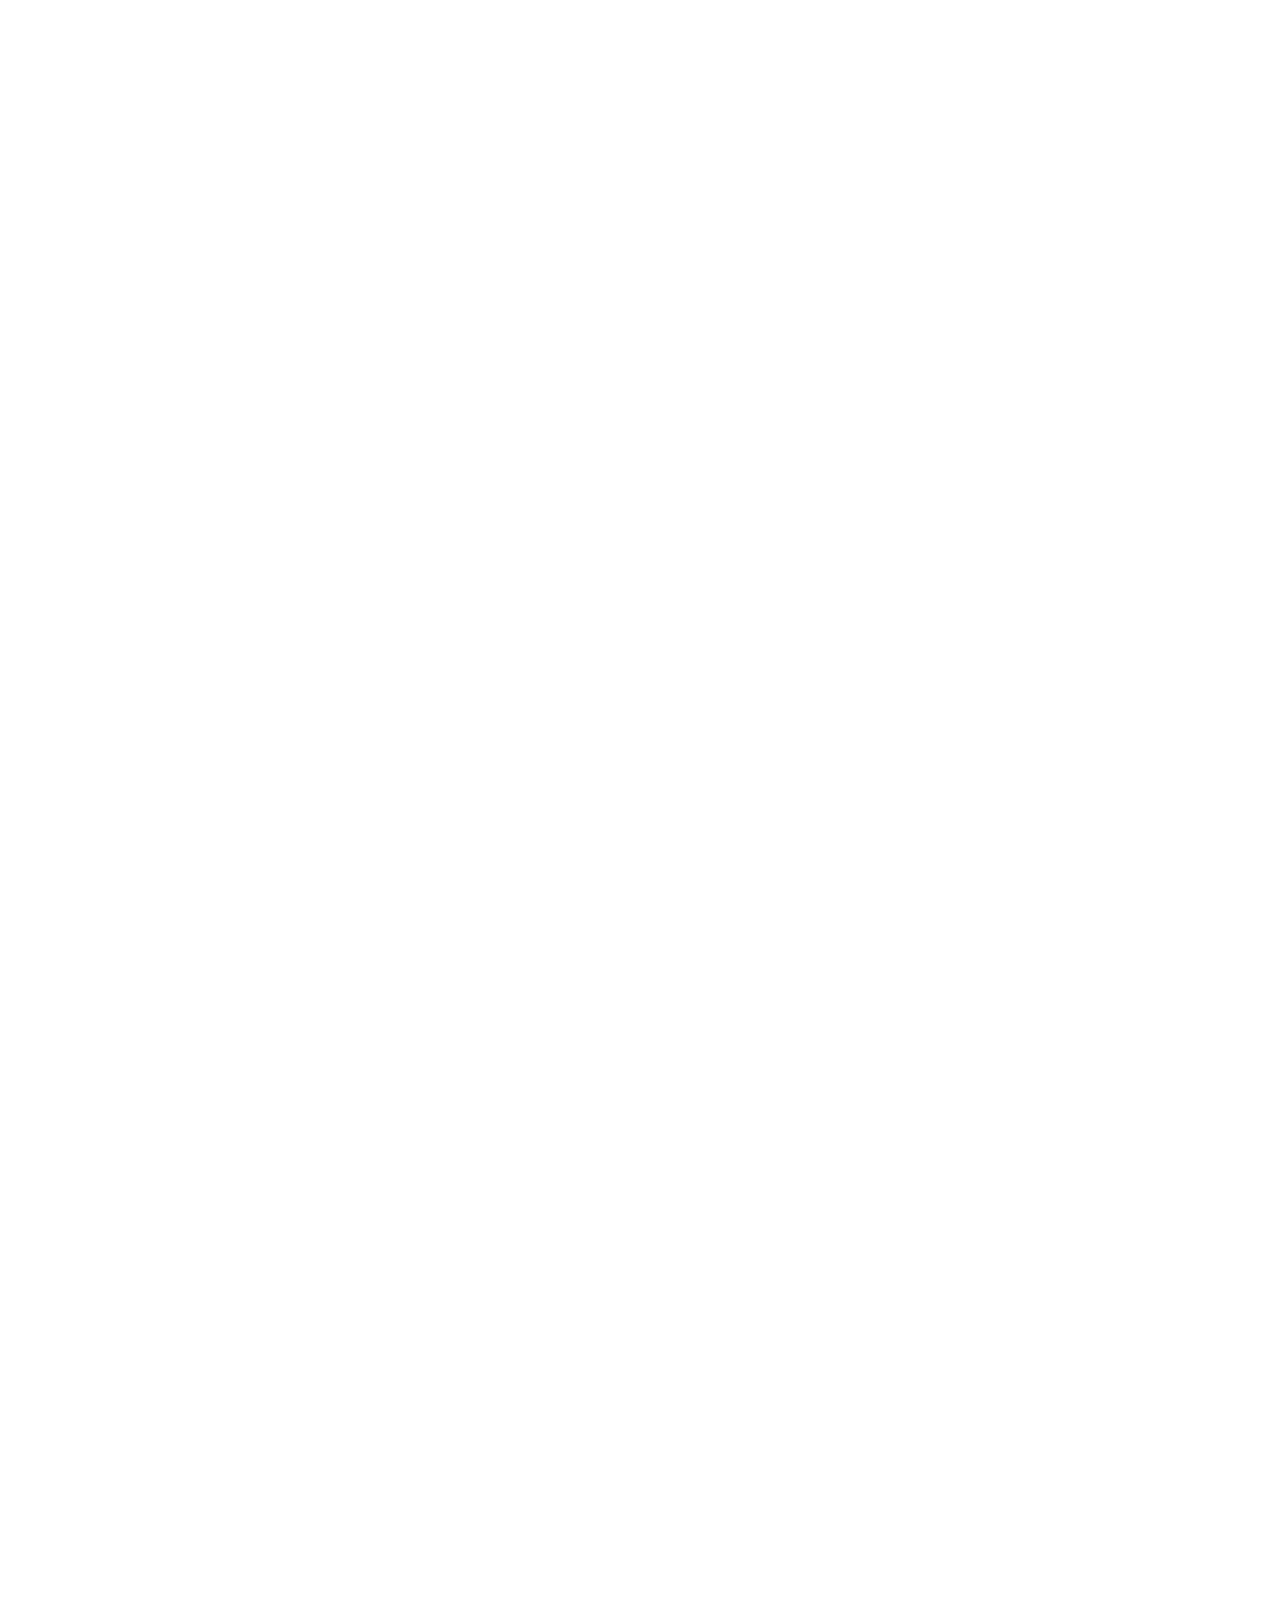
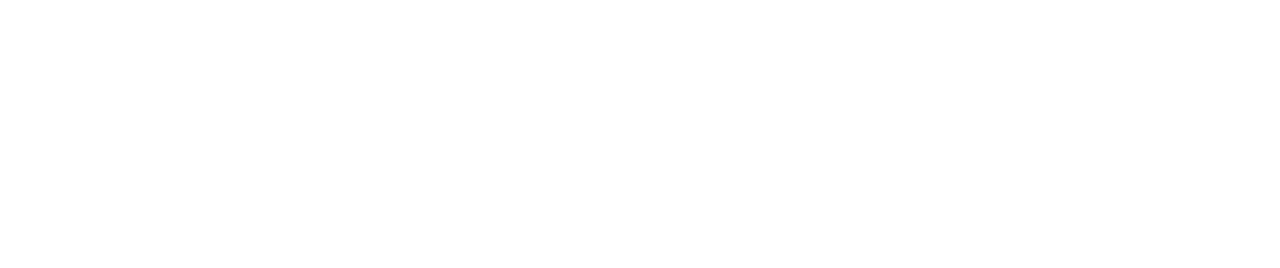
<file: service_past.html>
<!DOCTYPE html>
<html lang="en">

<head>
    <meta charset="utf-8">
    <title>DGital - Digital Agency HTML Template</title>
    <meta content="width=device-width, initial-scale=1.0" name="viewport">
    <meta content="" name="keywords">
    <meta content="" name="description">

    <!-- Favicon -->
    <link href="img/favicon.ico" rel="icon">

    <!-- Google Web Fonts -->
    <link rel="preconnect" href="https://fonts.googleapis.com">
    <link rel="preconnect" href="https://fonts.gstatic.com" crossorigin>
    <link href="https://fonts.googleapis.com/css2?family=Heebo:wght@400;500&family=Jost:wght@500;600;700&display=swap" rel="stylesheet"> 

    <!-- Icon Font Stylesheet -->
    <link href="https://cdnjs.cloudflare.com/ajax/libs/font-awesome/5.10.0/css/all.min.css" rel="stylesheet">
    <link href="https://cdn.jsdelivr.net/npm/bootstrap-icons@1.4.1/font/bootstrap-icons.css" rel="stylesheet">

    <!-- Libraries Stylesheet -->
    <link href="lib/animate/animate.min.css" rel="stylesheet">
    <link href="lib/owlcarousel/assets/owl.carousel.min.css" rel="stylesheet">
    <link href="lib/lightbox/css/lightbox.min.css" rel="stylesheet">

    <!-- Customized Bootstrap Stylesheet -->
    <link href="css/bootstrap.min.css" rel="stylesheet">

    <!-- Template Stylesheet -->
    <link href="css/style.css" rel="stylesheet">
</head>

<body>
    <div class="container-xxl bg-white p-0">
        <!-- Spinner Start -->
        <div id="spinner" class="show bg-white position-fixed translate-middle w-100 vh-100 top-50 start-50 d-flex align-items-center justify-content-center">
            <div class="spinner-grow text-primary" style="width: 3rem; height: 3rem;" role="status">
                <span class="sr-only">Loading...</span>
            </div>
        </div>
        <!-- Spinner End -->


        <!-- Navbar & Hero Start -->
        <div class="container-xxl position-relative p-0">
            <nav class="navbar navbar-expand-lg navbar-light px-4 px-lg-5 py-3 py-lg-0">
                <a href="" class="navbar-brand p-0">
                    <h1 class="m-0">Checkoo</h1>
                    <!-- <img src="img/logo.png" alt="Logo"> -->
                </a>
                <button class="navbar-toggler" type="button" data-bs-toggle="collapse" data-bs-target="#navbarCollapse">
                    <span class="fa fa-bars"></span>
                </button>
                <div class="collapse navbar-collapse" id="navbarCollapse">
                    <div class="navbar-nav mx-auto py-0">
                        <a href="index.html" class="nav-item nav-link">메인</a>
                        <a href="about.html" class="nav-item nav-link">소개</a>
                        <a href="service.html" class="nav-item nav-link active">학원소식</a>
                        <a href="project.html" class="nav-item nav-link">수업일정</a>
                        <div class="nav-item dropdown">
                            <a href="#" class="nav-link dropdown-toggle" data-bs-toggle="dropdown">출석</a>
                            <div class="dropdown-menu m-0">
                                <a href="team.html" class="dropdown-item">출결입력</a>
                                <a href="testimonial.html" class="dropdown-item">출결현황</a>
                                <a href="404.html" class="dropdown-item">출결변경</a>
                            </div>
                        </div>
                        <a href="contact.html" class="nav-item nav-link">문의사항</a>
                    </div>
                    <a href="index.html#tmpreg" class="btn rounded-pill py-2 px-4 ms-3 d-none d-lg-block">로그인</a>
                </div>
            </nav>

            <div class="container-xxl py-5 bg-primary hero-header">
                <div class="container my-5 py-5 px-lg-5">
                    <div class="row g-5 py-5">
                        <div class="col-12 text-center">
                            <h1 class="text-white animated slideInDown">학원소식</h1>
                            <hr class="bg-white mx-auto mt-0" style="width: 90px;">
                            <nav aria-label="breadcrumb">
                                <ol class="breadcrumb justify-content-center">
                                    <li class="breadcrumb-item"><a class="text-white" href="https://m.blog.naver.com/PostList.naver?blogId=myungmun_seoil&tab=1">홈페이지</a></li>
                                    <li class="breadcrumb-item"><a class="text-white" href="#news">최신소식</a></li>
                                </ol>
                            </nav>
                        </div>
                    </div>
                </div>
            </div>
        </div>
        <!-- Navbar & Hero End -->


        <!-- Service Start -->
        <div id="news" class="container-xxl py-5">
            <div class="container py-5 px-lg-5">
                <div class="wow fadeInUp" data-wow-delay="0.1s">
                    <p class="section-title text-secondary justify-content-center"><span></span>뉴스 레터<span></span></p>
                    <h1 class="text-center mb-5">학원의 최신 소식</h1>
                </div>
                <div class="row g-4">
                    <div class="col-lg-4 col-md-6 wow fadeInUp" data-wow-delay="0.1s">
                        <div class="service-item d-flex flex-column text-center rounded">
                            <div class="service-icon flex-shrink-0">
                                <i class="fa fa-search fa-2x"></i>
                            </div>
                            <h5 class="mb-3">SEO Optimization</h5>
                            <p class="m-0">Erat ipsum justo amet duo et elitr dolor, est duo duo eos lorem sed diam stet diam sed stet lorem.</p>
                            <a class="btn btn-square" href=""><i class="fa fa-arrow-right"></i></a>
                        </div>
                    </div>
                    <div class="col-lg-4 col-md-6 wow fadeInUp" data-wow-delay="0.3s">
                        <div class="service-item d-flex flex-column text-center rounded">
                            <div class="service-icon flex-shrink-0">
                                <i class="fa fa-laptop-code fa-2x"></i>
                            </div>
                            <h5 class="mb-3">Web Design</h5>
                            <p class="m-0">Erat ipsum justo amet duo et elitr dolor, est duo duo eos lorem sed diam stet diam sed stet lorem.</p>
                            <a class="btn btn-square" href=""><i class="fa fa-arrow-right"></i></a>
                        </div>
                    </div>
                    <div class="col-lg-4 col-md-6 wow fadeInUp" data-wow-delay="0.5s">
                        <div class="service-item d-flex flex-column text-center rounded">
                            <div class="service-icon flex-shrink-0">
                                <i class="fab fa-facebook-f fa-2x"></i>
                            </div>
                            <h5 class="mb-3">Social Media Marketing</h5>
                            <p class="m-0">Erat ipsum justo amet duo et elitr dolor, est duo duo eos lorem sed diam stet diam sed stet lorem.</p>
                            <a class="btn btn-square" href=""><i class="fa fa-arrow-right"></i></a>
                        </div>
                    </div>
                    <div class="col-lg-4 col-md-6 wow fadeInUp" data-wow-delay="0.1s">
                        <div class="service-item d-flex flex-column text-center rounded">
                            <div class="service-icon flex-shrink-0">
                                <i class="fa fa-mail-bulk fa-2x"></i>
                            </div>
                            <h5 class="mb-3">Email Marketing</h5>
                            <p class="m-0">Erat ipsum justo amet duo et elitr dolor, est duo duo eos lorem sed diam stet diam sed stet lorem.</p>
                            <a class="btn btn-square" href=""><i class="fa fa-arrow-right"></i></a>
                        </div>
                    </div>
                    <div class="col-lg-4 col-md-6 wow fadeInUp" data-wow-delay="0.3s">
                        <div class="service-item d-flex flex-column text-center rounded">
                            <div class="service-icon flex-shrink-0">
                                <i class="fa fa-thumbs-up fa-2x"></i>
                            </div>
                            <h5 class="mb-3">PPC Advertising</h5>
                            <p class="m-0">Erat ipsum justo amet duo et elitr dolor, est duo duo eos lorem sed diam stet diam sed stet lorem.</p>
                            <a class="btn btn-square" href=""><i class="fa fa-arrow-right"></i></a>
                        </div>
                    </div>
                    <div class="col-lg-4 col-md-6 wow fadeInUp" data-wow-delay="0.5s">
                        <div class="service-item d-flex flex-column text-center rounded">
                            <div class="service-icon flex-shrink-0">
                                <i class="fab fa-android fa-2x"></i>
                            </div>
                            <h5 class="mb-3">App Development</h5>
                            <p class="m-0">Erat ipsum justo amet duo et elitr dolor, est duo duo eos lorem sed diam stet diam sed stet lorem.</p>
                            <a class="btn btn-square" href=""><i class="fa fa-arrow-right"></i></a>
                        </div>
                    </div>
                </div>
            </div>
        </div>
        <!-- Service End -->


        <!-- Newsletter Start -->
        <div class="container-xxl bg-primary newsletter py-5 wow fadeInUp" data-wow-delay="0.1s">
            <div class="container py-5 px-lg-5">
                <div class="row justify-content-center">
                    <div class="col-lg-7 text-center">
                        <p class="section-title text-white justify-content-center"><span></span>뉴스 레터<span></span></p>
                        <h1 class="text-center text-white mb-4">학원 소식을 받아보세요</h1>
                        <p class="text-white mb-4">이메일을 입력해주시면 학원과 관련된 최신 소식들을 메일로 보내드려요!</p>
                        <div class="position-relative w-100 mt-3">
                            <input class="form-control border-0 rounded-pill w-100 ps-4 pe-5" type="text" placeholder="ooooo@email.com" style="height: 48px;">
                            <button type="button" class="btn shadow-none position-absolute top-0 end-0 mt-1 me-2"><i class="fa fa-paper-plane text-primary fs-4"></i></button>
                        </div>
                    </div>
                </div>
            </div>
        </div>
        <!-- Newsletter End -->


        <!-- Testimonial Start -->
        <div class="container-xxl py-5 wow fadeInUp" data-wow-delay="0.1s">
            <div class="container py-5 px-lg-5">
                <p class="section-title text-secondary justify-content-center"><span></span>Testimonial<span></span></p>
                <h1 class="text-center mb-5">What Say Our Clients!</h1>
                <div class="owl-carousel testimonial-carousel">
                    <div class="testimonial-item bg-light rounded my-4">
                        <p class="fs-5"><i class="fa fa-quote-left fa-4x text-primary mt-n4 me-3"></i>Diam dolor diam ipsum sit. Aliqu diam amet diam et eos. Clita erat ipsum et lorem et sit sed stet lorem sit clita duo justo.</p>
                        <div class="d-flex align-items-center">
                            <img class="img-fluid flex-shrink-0 rounded-circle" src="img/testimonial-1.jpg" style="width: 65px; height: 65px;">
                            <div class="ps-4">
                                <h5 class="mb-1">Client Name</h5>
                                <span>Profession</span>
                            </div>
                        </div>
                    </div>
                    <div class="testimonial-item bg-light rounded my-4">
                        <p class="fs-5"><i class="fa fa-quote-left fa-4x text-primary mt-n4 me-3"></i>Diam dolor diam ipsum sit. Aliqu diam amet diam et eos. Clita erat ipsum et lorem et sit sed stet lorem sit clita duo justo.</p>
                        <div class="d-flex align-items-center">
                            <img class="img-fluid flex-shrink-0 rounded-circle" src="img/testimonial-2.jpg" style="width: 65px; height: 65px;">
                            <div class="ps-4">
                                <h5 class="mb-1">Client Name</h5>
                                <span>Profession</span>
                            </div>
                        </div>
                    </div>
                    <div class="testimonial-item bg-light rounded my-4">
                        <p class="fs-5"><i class="fa fa-quote-left fa-4x text-primary mt-n4 me-3"></i>Diam dolor diam ipsum sit. Aliqu diam amet diam et eos. Clita erat ipsum et lorem et sit sed stet lorem sit clita duo justo.</p>
                        <div class="d-flex align-items-center">
                            <img class="img-fluid flex-shrink-0 rounded-circle" src="img/testimonial-3.jpg" style="width: 65px; height: 65px;">
                            <div class="ps-4">
                                <h5 class="mb-1">Client Name</h5>
                                <span>Profession</span>
                            </div>
                        </div>
                    </div>
                </div>
            </div>
        </div>
        <!-- Testimonial End -->
        

       <!-- Footer Start -->
       <div class="container-fluid bg-primary text-light footer wow fadeIn" data-wow-delay="0.1s">
        <div class="container py-5 px-lg-5">
            <div class="row g-5">
                <div class="col-md-6 col-lg-4">
                    <p class="section-title text-white h5 mb-4">주소<span></span></p>
                    <p><i class="fa fa-map-marker-alt me-3"></i>서대문구 연세로 50</p>
                    <p><i class="fa fa-phone-alt me-3"></i>010-5749-2659</p>
                    <p><i class="fa fa-envelope me-3"></i>lusher08@gmail</p>
                    <div class="d-flex pt-2">
                        <a class="btn btn-outline-light btn-social" href=""><i class="fab fa-twitter"></i></a>
                        <a class="btn btn-outline-light btn-social" href=""><i class="fab fa-facebook-f"></i></a>
                        <a class="btn btn-outline-light btn-social" href=""><i class="fab fa-instagram"></i></a>
                        <a class="btn btn-outline-light btn-social" href=""><i class="fab fa-linkedin-in"></i></a>
                    </div>
                </div>
                <div class="col-md-6 col-lg-4">
                    <p class="section-title text-white h5 mb-4">Quick Link<span></span></p>
                    <a class="btn btn-link" href="about.html">소개</a>
                    <a class="btn btn-link" href="contact.html">문의사항</a>
                    <a class="btn btn-link" href="">개인정보 취급정책</a> 
                </div>
                <!--
                <div class="col-md-6 col-lg-3">
                    <p class="section-title text-white h5 mb-4">Gallery<span></span></p>
                    <div class="row g-2">
                        <div class="col-4">
                            <img class="img-fluid" src="img/portfolio-1.jpg" alt="Image">
                        </div>
                        <div class="col-4">
                            <img class="img-fluid" src="img/portfolio-2.jpg" alt="Image">
                        </div>
                        <div class="col-4">
                            <img class="img-fluid" src="img/portfolio-3.jpg" alt="Image">
                        </div>
                        <div class="col-4">
                            <img class="img-fluid" src="img/portfolio-4.jpg" alt="Image">
                        </div>
                        <div class="col-4">
                            <img class="img-fluid" src="img/portfolio-5.jpg" alt="Image">
                        </div>
                        <div class="col-4">
                            <img class="img-fluid" src="img/portfolio-6.jpg" alt="Image">
                        </div>
                    </div>
                </div>
                -->
                <div class="col-md-6 col-lg-4">
                    <p class="section-title text-white h5 mb-4">Newsletter<span></span></p>
                    <p>이메일을 남겨주시면 서비스 관련 새로운 소식이나 뉴스를 전해드립니다!</p>
                    <div class="position-relative w-100 mt-3">
                        <input class="form-control border-0 rounded-pill w-100 ps-4 pe-5" type="text" placeholder="ooooo@email.com" style="height: 48px;">
                        <button type="button" class="btn shadow-none position-absolute top-0 end-0 mt-1 me-2"><i class="fa fa-paper-plane text-primary fs-4"></i></button>
                    </div>
                </div>
            </div>
        </div>
        <div class="container px-lg-5">
            <div class="copyright">
                <div class="row">
                    <div class="col-md-6 text-center text-md-start mb-3 mb-md-0">
                        &copy; <a class="border-bottom" href="#">Checkoo</a>, All Right Reserved. 
                        
                        <!--/*** This template is free as long as you keep the footer author’s credit link/attribution link/backlink. If you'd like to use the template without the footer author’s credit link/attribution link/backlink, you can purchase the Credit Removal License from "https://htmlcodex.com/credit-removal". Thank you for your support. ***/-->
                        Designed By <a class="border-bottom" href="https://htmlcodex.com">HTML Codex</a>
                    </div>
                    <div class="col-md-6 text-center text-md-end">
                        <div class="footer-menu">
                            <a href="">Home</a>
                            <a href="">Cookies</a>
                            <a href="">Help</a>
                            <a href="">FQAs</a>
                        </div>
                    </div>
                </div>
            </div>
        </div>
    </div>
    <!-- Footer End -->


        <!-- Back to Top -->
        <a href="#" class="btn btn-lg btn-secondary btn-lg-square back-to-top"><i class="bi bi-arrow-up"></i></a>
    </div>

    <!-- JavaScript Libraries -->
    <script src="https://code.jquery.com/jquery-3.4.1.min.js"></script>
    <script src="https://cdn.jsdelivr.net/npm/bootstrap@5.0.0/dist/js/bootstrap.bundle.min.js"></script>
    <script src="lib/wow/wow.min.js"></script>
    <script src="lib/easing/easing.min.js"></script>
    <script src="lib/waypoints/waypoints.min.js"></script>
    <script src="lib/counterup/counterup.min.js"></script>
    <script src="lib/owlcarousel/owl.carousel.min.js"></script>
    <script src="lib/isotope/isotope.pkgd.min.js"></script>
    <script src="lib/lightbox/js/lightbox.min.js"></script>

    <!-- Template Javascript -->
    <script src="js/main.js"></script>
</body>

</html>
</file>
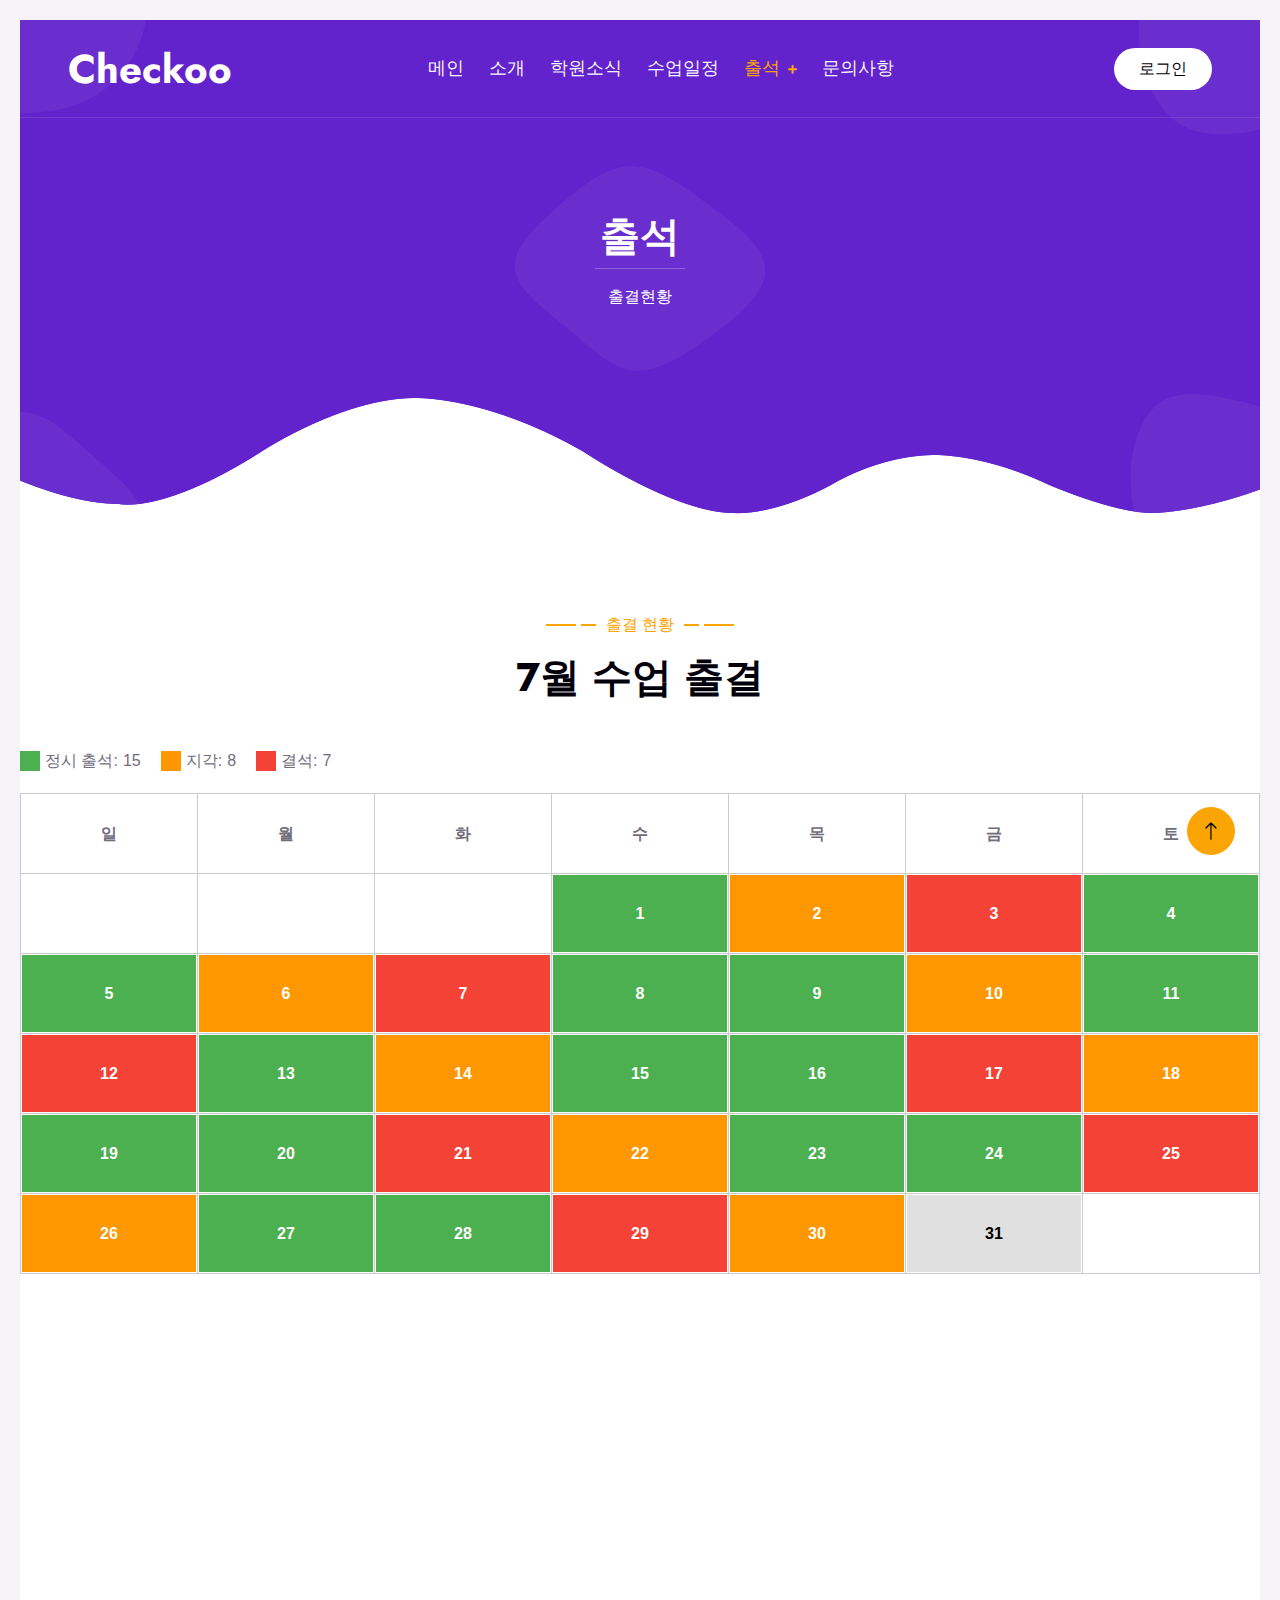
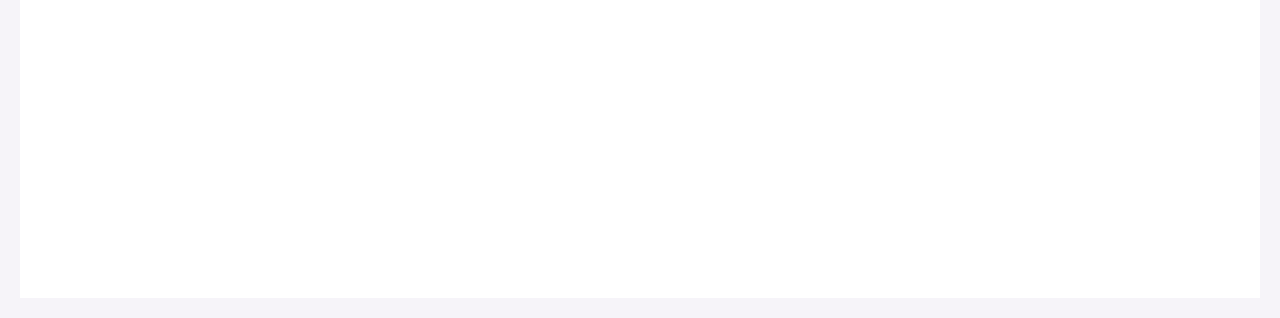
<file: testimonial.html>
<!DOCTYPE html>
<html lang="en">

<head>
    <meta charset="utf-8">
    <title>DGital - Digital Agency HTML Template</title>
    <meta content="width=device-width, initial-scale=1.0" name="viewport">
    <meta content="" name="keywords">
    <meta content="" name="description">

    <!-- Favicon -->
    <link href="img/favicon.ico" rel="icon">

    <!-- Google Web Fonts -->
    <link rel="preconnect" href="https://fonts.googleapis.com">
    <link rel="preconnect" href="https://fonts.gstatic.com" crossorigin>
    <link href="https://fonts.googleapis.com/css2?family=Heebo:wght@400;500&family=Jost:wght@500;600;700&display=swap" rel="stylesheet"> 

    <!-- Icon Font Stylesheet -->
    <link href="https://cdnjs.cloudflare.com/ajax/libs/font-awesome/5.10.0/css/all.min.css" rel="stylesheet">
    <link href="https://cdn.jsdelivr.net/npm/bootstrap-icons@1.4.1/font/bootstrap-icons.css" rel="stylesheet">

    <!-- Libraries Stylesheet -->
    <link href="lib/animate/animate.min.css" rel="stylesheet">
    <link href="lib/owlcarousel/assets/owl.carousel.min.css" rel="stylesheet">
    <link href="lib/lightbox/css/lightbox.min.css" rel="stylesheet">

    <!-- Customized Bootstrap Stylesheet -->
    <link href="css/bootstrap.min.css" rel="stylesheet">

    <!-- Template Stylesheet -->
    <link href="css/style.css" rel="stylesheet">

    <style>
        body {
            font-family: Arial, sans-serif;
            padding: 20px;
        }
        .legend {
            display: flex;
            gap: 20px;
            margin-bottom: 20px;
        }
        .legend-item {
            display: flex;
            align-items: center;
            gap: 5px;
        }
        .legend-color {
            width: 20px;
            height: 20px;
            display: inline-block;
        }
        .green { background-color: #4CAF50; }
        .orange { background-color: #FF9800; }
        .red { background-color: #F44336; }
        table.calendar {
            width: 100%;
            border-collapse: collapse;
        }
        table.calendar th, table.calendar td {
            width: 14.28%;
            height: 80px;
            text-align: center;
            vertical-align: middle;
            border: 1px solid #ccc;
        }
        .day-box {
            width: 100%;
            height: 100%;
            display: flex;
            align-items: center;
            justify-content: center;
            color: #fff;
            font-weight: bold;
        }
    </style>
</head>

<body>
    <div class="container-xxl bg-white p-0">
        <!-- Spinner Start -->
        <div id="spinner" class="show bg-white position-fixed translate-middle w-100 vh-100 top-50 start-50 d-flex align-items-center justify-content-center">
            <div class="spinner-grow text-primary" style="width: 3rem; height: 3rem;" role="status">
                <span class="sr-only">Loading...</span>
            </div>
        </div>
        <!-- Spinner End -->


        <!-- Navbar & Hero Start -->
        <div class="container-xxl position-relative p-0">
            <nav class="navbar navbar-expand-lg navbar-light px-4 px-lg-5 py-3 py-lg-0">
                <a href="" class="navbar-brand p-0">
                    <h1 class="m-0">Checkoo</h1>
                    <!-- <img src="img/logo.png" alt="Logo"> -->
                </a>
                <button class="navbar-toggler" type="button" data-bs-toggle="collapse" data-bs-target="#navbarCollapse">
                    <span class="fa fa-bars"></span>
                </button>
                <div class="collapse navbar-collapse" id="navbarCollapse">
                    <div class="navbar-nav mx-auto py-0">
                        <a href="index.html" class="nav-item nav-link">메인</a>
                        <a href="about.html" class="nav-item nav-link">소개</a>
                        <a href="service.html" class="nav-item nav-link">학원소식</a>
                        <a href="project.html" class="nav-item nav-link">수업일정</a>
                        <div class="nav-item dropdown">
                            <a href="#" class="nav-link dropdown-toggle active" data-bs-toggle="dropdown">출석</a>
                            <div class="dropdown-menu m-0">
                                <a href="project.html" class="dropdown-item">출결입력</a>
                                <a href="testimonial.html" class="dropdown-item active">출결현황</a>
                            </div>
                        </div>
                        <a href="contact.html" class="nav-item nav-link">문의사항</a>
                    </div>
                    <a href="index.html#tmpreg" class="btn rounded-pill py-2 px-4 ms-3 d-none d-lg-block">로그인</a>
                </div>
            </nav>

            <div class="container-xxl py-5 bg-primary hero-header">
                <div class="container my-5 py-5 px-lg-5">
                    <div class="row g-5 py-5">
                        <div class="col-12 text-center">
                            <h1 class="text-white animated slideInDown">출석</h1>
                            <hr class="bg-white mx-auto mt-0" style="width: 90px;">
                            <nav aria-label="breadcrumb">
                                <ol class="breadcrumb justify-content-center">
                                    <li class="breadcrumb-item text-white active" aria-current="page">출결현황</li>
                                </ol>
                            </nav>
                        </div>
                    </div>
                </div>
            </div>
        </div>
        <!-- Navbar & Hero End -->
        


        <!-- Attendance Tracking Section Start -->
        <div class="wow fadeInUp text-center" data-wow-delay="0.1s">
            <p class="section-title text-secondary justify-content-center"><span></span>출결 현황<span></span></p>
            <h1 class="mb-5">6월 수업 출결</h1>
          </div>
        <div class="legend">
            <div class="legend-item">
                <span class="legend-color green"></span> 정시 출석: <span id="count-green">0</span>
            </div>
            <div class="legend-item">
                <span class="legend-color orange"></span> 지각: <span id="count-orange">0</span>
            </div>
            <div class="legend-item">
                <span class="legend-color red"></span> 결석: <span id="count-red">0</span>
            </div>
        </div>
    
        <table class="calendar">
            <thead>
                <tr>
                    <th>일</th>
                    <th>월</th>
                    <th>화</th>
                    <th>수</th>
                    <th>목</th>
                    <th>금</th>
                    <th>토</th>
                </tr>
            </thead>
            <tbody id="calendar-body">
                <!-- Calendar will be generated here -->
            </tbody>
        </table>
<!-- Attendance Tracking Section End -->

        
        

        <!-- Footer Start -->
<div class="container-fluid bg-primary text-light footer wow fadeIn" data-wow-delay="0.1s">
    <div class="container py-5 px-lg-5">
        <div class="row g-5">
            <div class="col-md-6 col-lg-4">
                <p class="section-title text-white h5 mb-4">주소<span></span></p>
                <p><i class="fa fa-map-marker-alt me-3"></i>서대문구 연세로 50</p>
                <p><i class="fa fa-phone-alt me-3"></i>010-5749-2659</p>
                <p><i class="fa fa-envelope me-3"></i>lusher08@gmail</p>
                <div class="d-flex pt-2">
                    <a class="btn btn-outline-light btn-social" href=""><i class="fab fa-twitter"></i></a>
                    <a class="btn btn-outline-light btn-social" href=""><i class="fab fa-facebook-f"></i></a>
                    <a class="btn btn-outline-light btn-social" href=""><i class="fab fa-instagram"></i></a>
                    <a class="btn btn-outline-light btn-social" href=""><i class="fab fa-linkedin-in"></i></a>
                </div>
            </div>
            <div class="col-md-6 col-lg-4">
                <p class="section-title text-white h5 mb-4">Quick Link<span></span></p>
                <a class="btn btn-link" href="about.html">소개</a>
                <a class="btn btn-link" href="contact.html">문의사항</a>
                <a class="btn btn-link" href="">개인정보 취급정책</a> 
            </div>
            <!--
            <div class="col-md-6 col-lg-3">
                <p class="section-title text-white h5 mb-4">Gallery<span></span></p>
                <div class="row g-2">
                    <div class="col-4">
                        <img class="img-fluid" src="img/portfolio-1.jpg" alt="Image">
                    </div>
                    <div class="col-4">
                        <img class="img-fluid" src="img/portfolio-2.jpg" alt="Image">
                    </div>
                    <div class="col-4">
                        <img class="img-fluid" src="img/portfolio-3.jpg" alt="Image">
                    </div>
                    <div class="col-4">
                        <img class="img-fluid" src="img/portfolio-4.jpg" alt="Image">
                    </div>
                    <div class="col-4">
                        <img class="img-fluid" src="img/portfolio-5.jpg" alt="Image">
                    </div>
                    <div class="col-4">
                        <img class="img-fluid" src="img/portfolio-6.jpg" alt="Image">
                    </div>
                </div>
            </div>
            -->
            <div class="col-md-6 col-lg-4">
                <p class="section-title text-white h5 mb-4">Newsletter<span></span></p>
                <p>이메일을 남겨주시면 서비스 관련 새로운 소식이나 뉴스를 전해드립니다!</p>
                <div class="position-relative w-100 mt-3">
                    <input class="form-control border-0 rounded-pill w-100 ps-4 pe-5" type="text" placeholder="ooooo@email.com" style="height: 48px;">
                    <button type="button" class="btn shadow-none position-absolute top-0 end-0 mt-1 me-2"><i class="fa fa-paper-plane text-primary fs-4"></i></button>
                </div>
            </div>
        </div>
    </div>
    <div class="container px-lg-5">
        <div class="copyright">
            <div class="row">
                <div class="col-md-6 text-center text-md-start mb-3 mb-md-0">
                    &copy; <a class="border-bottom" href="#">Checkoo</a>, All Right Reserved. 
                    
                    <!--/*** This template is free as long as you keep the footer author’s credit link/attribution link/backlink. If you'd like to use the template without the footer author’s credit link/attribution link/backlink, you can purchase the Credit Removal License from "https://htmlcodex.com/credit-removal". Thank you for your support. ***/-->
                    Designed By <a class="border-bottom" href="https://htmlcodex.com">HTML Codex</a>
                </div>
                <div class="col-md-6 text-center text-md-end">
                    <div class="footer-menu">
                        <a href="">Home</a>
                        <a href="">Cookies</a>
                        <a href="">Help</a>
                        <a href="">FQAs</a>
                    </div>
                </div>
            </div>
        </div>
    </div>
</div>
<!-- Footer End -->


        <!-- Back to Top -->
        <a href="#" class="btn btn-lg btn-secondary btn-lg-square back-to-top"><i class="bi bi-arrow-up"></i></a>
    </div>

    <!-- JavaScript Libraries -->
    <script src="https://code.jquery.com/jquery-3.4.1.min.js"></script>
    <script src="https://cdn.jsdelivr.net/npm/bootstrap@5.0.0/dist/js/bootstrap.bundle.min.js"></script>
    <script src="lib/wow/wow.min.js"></script>
    <script src="lib/easing/easing.min.js"></script>
    <script src="lib/waypoints/waypoints.min.js"></script>
    <script src="lib/counterup/counterup.min.js"></script>
    <script src="lib/owlcarousel/owl.carousel.min.js"></script>
    <script src="lib/isotope/isotope.pkgd.min.js"></script>
    <script src="lib/lightbox/js/lightbox.min.js"></script>

    <!-- Template Javascript -->
    <script src="js/main.js"></script>

    <script>
        const today = new Date();
        const month = today.getMonth();
        const year = today.getFullYear();
        
        const monthNamesKorean = ['1월', '2월', '3월', '4월', '5월', '6월', '7월', '8월', '9월', '10월', '11월', '12월'];
        document.querySelector('h1.mb-5').textContent = `${monthNamesKorean[month]} 수업 출결`;
        
        // Use localStorage data or fallback to default
        const attendanceData = JSON.parse(localStorage.getItem('attendanceData')) || {
          1: 'green',
          2: 'orange',
          3: 'red',
          4: 'green',
          5: 'green',
          6: 'orange',
          7: 'red',
          8: 'green',
          9: 'green',
          10: 'orange',
          11: 'green',
          12: 'red',
          13: 'green',
          14: 'orange',
          15: 'green',
          16: 'green',
          17: 'red',
          18: 'orange',
          19: 'green',
          20: 'green',
          21: 'red',
          22: 'orange',
          23: 'green',
          24: 'green',
          25: 'red',
          26: 'orange',
          27: 'green',
          28: 'green',
          29: 'red',
          30: 'orange'
        };
        
        const firstDay = new Date(year, month, 1).getDay();
        const daysInMonth = new Date(year, month + 1, 0).getDate();
        
        const calendarBody = document.getElementById('calendar-body');
        calendarBody.innerHTML = '';
        
        let date = 1;
        let greenCount = 0;
        let orangeCount = 0;
        let redCount = 0;
        
        for (let i = 0; i < 6; i++) {
          const row = document.createElement('tr');
        
          for (let j = 0; j < 7; j++) {
            const cell = document.createElement('td');
        
            if (i === 0 && j < firstDay) {
              cell.innerHTML = '';
            } else if (date > daysInMonth) {
              cell.innerHTML = '';
            } else {
              const status = attendanceData[date];
              const div = document.createElement('div');
              div.classList.add('day-box');
        
              if (status) {
                div.classList.add(status);
                if (status === 'green') greenCount++;
                else if (status === 'orange') orangeCount++;
                else if (status === 'red') redCount++;
              } else {
                div.style.backgroundColor = '#e0e0e0';
                div.style.color = '#000';
              }
        
              div.textContent = date;
              cell.appendChild(div);
              date++;
            }
        
            row.appendChild(cell);
          }
        
          calendarBody.appendChild(row);
        
          if (date > daysInMonth) break;
        }
        
        document.getElementById('count-green').textContent = greenCount;
        document.getElementById('count-orange').textContent = orangeCount;
        document.getElementById('count-red').textContent = redCount;
    </script>
    
      
</body>

</html>
</file>
<file: css/style.css>
/********** Template CSS **********/
:root {
    --primary: #6222CC;
    --secondary: #FBA504;
    --light: #F6F4F9;
    --dark: #04000B;
}


/*** Spinner ***/
#spinner {
    opacity: 0;
    visibility: hidden;
    transition: opacity .5s ease-out, visibility 0s linear .5s;
    z-index: 99999;
}

#spinner.show {
    transition: opacity .5s ease-out, visibility 0s linear 0s;
    visibility: visible;
    opacity: 1;
}

.back-to-top {
    position: fixed;
    display: none;
    right: 45px;
    bottom: 45px;
    z-index: 99;
}


/*** Heading ***/
h1,
h2,
.fw-bold {
    font-weight: 700 !important;
}

h3,
h4,
.fw-semi-bold {
    font-weight: 600 !important;
}

h5,
h6,
.fw-medium {
    font-weight: 500 !important;
}


/*** Button ***/
.btn {
    font-weight: 500;
    transition: .5s;
}

.btn:hover {
    box-shadow: 0 0 10px rgba(0, 0, 0, .5);
}

.btn-square {
    width: 38px;
    height: 38px;
}

.btn-sm-square {
    width: 32px;
    height: 32px;
}

.btn-lg-square {
    width: 48px;
    height: 48px;
}

.btn-square,
.btn-sm-square,
.btn-lg-square {
    padding: 0;
    display: flex;
    align-items: center;
    justify-content: center;
    font-weight: normal;
    border-radius: 50px;
}


/*** Navbar ***/
.navbar .dropdown-toggle::after {
    border: none;
    content: "\f067";
    font-family: "Font Awesome 5 Free";
    font-size: 10px;
    font-weight: bold;
    vertical-align: middle;
    margin-left: 8px;
}

.navbar-light .navbar-nav .nav-link {
    position: relative;
    margin-right: 25px;
    padding: 35px 0;
    font-family: 'Jost', sans-serif;
    font-size: 18px;
    font-weight: 500;
    color: var(--light) !important;
    outline: none;
    transition: .5s;
}

.sticky-top.navbar-light .navbar-nav .nav-link {
    padding: 20px 0;
    color: var(--dark) !important;
}

.navbar-light .navbar-nav .nav-link:hover,
.navbar-light .navbar-nav .nav-link.active {
    color: var(--secondary) !important;
}

.navbar-light .navbar-brand h1 {
    color: #FFFFFF;
}

.navbar-light .navbar-brand img {
    max-height: 60px;
    transition: .5s;
}

.sticky-top.navbar-light .navbar-brand img {
    max-height: 45px;
}

@media (max-width: 991.98px) {
    .sticky-top.navbar-light {
        position: relative;
        background: #FFFFFF;
    }

    .navbar-light .navbar-collapse {
        margin-top: 15px;
        border-top: 1px solid #DDDDDD;
    }

    .navbar-light .navbar-nav .nav-link,
    .sticky-top.navbar-light .navbar-nav .nav-link {
        padding: 10px 0;
        margin-left: 0;
        color: var(--dark) !important;
    }

    .navbar-light .navbar-brand h1 {
        color: var(--primary);
    }

    .navbar-light .navbar-brand img {
        max-height: 45px;
    }
}

@media (min-width: 992px) {
    .navbar-light {
        position: absolute;
        width: 100%;
        top: 0;
        left: 0;
        border-bottom: 1px solid rgba(256, 256, 256, .1);
        z-index: 999;
    }
    
    .sticky-top.navbar-light {
        position: fixed;
        background: #FFFFFF;
    }

    .sticky-top.navbar-light .navbar-brand h1 {
        color: var(--primary);
    }

    .navbar-light .navbar-nav .nav-item .dropdown-menu {
        display: block;
        border: none;
        margin-top: 0;
        top: 150%;
        opacity: 0;
        visibility: hidden;
        transition: .5s;
    }

    .navbar-light .navbar-nav .nav-item:hover .dropdown-menu {
        top: 100%;
        visibility: visible;
        transition: .5s;
        opacity: 1;
    }

    .navbar-light .btn {
        color: var(--dark);
        background: #FFFFFF;
    }

    .sticky-top.navbar-light .btn {
        color: var(--dark);
        background: var(--secondary);
    }
}


/*** Hero Header ***/
.hero-header {
    margin-bottom: 6rem;
    padding: 18rem 0;
    background:
        url(../img/blob-top-left.png),
        url(../img/blob-top-right.png),
        url(../img/blob-bottom-left.png),
        url(../img/blob-bottom-right.png),
        url(../img/blob-center.png),
        url(../img/bg-bottom.png);
    background-position:
        left 0px top 0px,
        right 0px top 0px,
        left 0px bottom 0px,
        right 0px bottom 0px,
        center center,
        center bottom;
    background-repeat: no-repeat;
}

@media (max-width: 991.98px) {
    .hero-header {
        padding: 6rem 0 9rem 0;
    }
}


/*** Section Title ***/
.section-title {
    position: relative;
    display: flex;
    align-items: center;
    font-weight: 500;
    text-transform: uppercase;
}

.section-title span:first-child,
.section-title span:last-child {
    position: relative;
    display: inline-block;
    margin-right: 30px;
    width: 30px;
    height: 2px;
}

.section-title span:last-child {
    margin-right: 0;
    margin-left: 30px;
}

.section-title span:first-child::after,
.section-title span:last-child::after {
    position: absolute;
    content: "";
    width: 15px;
    height: 2px;
    top: 0;
    right: -20px;
}

.section-title span:last-child::after {
    right: auto;
    left: -20px;
}

.section-title.text-primary span:first-child,
.section-title.text-primary span:last-child,
.section-title.text-primary span:first-child::after,
.section-title.text-primary span:last-child::after {
    background: var(--primary);
}

.section-title.text-secondary span:first-child,
.section-title.text-secondary span:last-child,
.section-title.text-secondary span:first-child::after,
.section-title.text-secondary span:last-child::after {
    background: var(--secondary);
}

.section-title.text-white span:first-child,
.section-title.text-white span:last-child,
.section-title.text-white span:first-child::after,
.section-title.text-white span:last-child::after {
    background: #FFFFFF;
}


/*** Feature ***/
.feature-item {
    transition: .5s;
}

.feature-item:hover {
    margin-top: -15px;
}


/*** About ***/
.progress {
    height: 5px;
}

.progress .progress-bar {
    width: 0px;
    transition: 3s;
}


/*** Fact ***/
.fact {
    margin: 6rem 0;
    background:
        url(../img/blob-top-left.png),
        url(../img/blob-top-right.png),
        url(../img/blob-bottom-left.png),
        url(../img/blob-bottom-right.png),
        url(../img/blob-center.png);
    background-position:
        left 0px top 0px,
        right 0px top 0px,
        left 0px bottom 0px,
        right 0px bottom 0px,
        center center;
    background-repeat: no-repeat;
}


/*** Service ***/
.service-item {
    position: relative;
    padding: 45px 30px;
    background: var(--light);
    overflow: hidden;
    transition: .5s;
}

.service-item:hover {
    margin-top: -15px;
    padding-bottom: 60px;
    background: var(--primary);
}

.service-item .service-icon {
    margin: 0 auto 20px auto;
    width: 100px;
    height: 100px;
    display: flex;
    align-items: center;
    justify-content: center;
    color: var(--light);
    background: url(../img/blob-primary.png) center center no-repeat;
    background-size: contain;
    transition: .5s;
}

.service-item:hover .service-icon {
    color: var(--dark);
    background: url(../img/blob-secondary.png) center center no-repeat;
    background-size: contain;
}

.service-item h5,
.service-item p {
    transition: .5s;
}

.service-item:hover h5,
.service-item:hover p {
    color: #FFFFFF;
}

.service-item a.btn {
    position: absolute;
    bottom: -40px;
    left: 50%;
    transform: translateX(-50%);
    color: var(--primary);
    background: #FFFFFF;
    border-radius: 40px 40px 0 0;
    transition: .5s;
    z-index: 1;
}

.service-item a.btn:hover {
    color: var(--dark);
    background: var(--secondary);
}

.service-item:hover a.btn {
    bottom: 0;
}


/*** Project Portfolio ***/
#portfolio-flters li {
    display: inline-block;
    font-weight: 500;
    color: var(--dark);
    cursor: pointer;
    transition: .5s;
    border-bottom: 2px solid transparent;
}

#portfolio-flters li:hover,
#portfolio-flters li.active {
    color: var(--primary);
    border-color: var(--primary);
}

.portfolio-item img {
    transition: .5s;
}

.portfolio-item:hover img {
    transform: scale(1.1);
}

.portfolio-item .portfolio-overlay {
    position: absolute;
    display: flex;
    align-items: center;
    justify-content: center;
    width: 100%;
    height: 100%;
    top: 0;
    left: 0;
    background: rgba(98, 34, 204, .9);
    transition: .5s;
    opacity: 0;
}

.portfolio-item:hover .portfolio-overlay {
    opacity: 1;
}


/*** Newsletter ***/
.newsletter {
    margin: 6rem 0;
    background:
        url(../img/blob-top-left.png),
        url(../img/blob-top-right.png),
        url(../img/blob-bottom-left.png),
        url(../img/blob-bottom-right.png),
        url(../img/blob-center.png);
    background-position:
        left 0px top 0px,
        right 0px top 0px,
        left 0px bottom 0px,
        right 0px bottom 0px,
        center center;
    background-repeat: no-repeat;
}


/*** Testimonial ***/
.testimonial-carousel .testimonial-item {
    padding: 0 30px 30px 30px;
}

.testimonial-carousel .owl-nav {
    display: flex;
    justify-content: center;
}

.testimonial-carousel .owl-nav .owl-prev,
.testimonial-carousel .owl-nav .owl-next {
    margin: 0 12px;
    width: 60px;
    height: 60px;
    display: flex;
    align-items: center;
    justify-content: center;
    color: var(--primary);
    background: var(--light);
    border-radius: 60px;
    font-size: 22px;
    transition: .5s;
}

.testimonial-carousel .owl-nav .owl-prev:hover,
.testimonial-carousel .owl-nav .owl-next:hover {
    color: #FFFFFF;
    background: var(--primary);
    box-shadow: 0 0 10px rgba(0, 0, 0, .5);
}


/*** Team ***/
.team-item .btn {
    color: var(--primary);
    background: #FFFFFF;
}

.team-item .btn:hover {
    color: #FFFFFF;
    background: var(--primary);
}
.table-responsive table {
    table-layout: fixed;
    width: 100%;
  }
.bg-purple {
    background-color: #6f42c1 !important; /* Bootstrap's purple */
  }
  
.bg-lightpurple {
    background-color: #d6c8f1 !important; /* Light purple */
  }

.orange-checkbox {
    accent-color: orange;
  }
  
.red-checkbox {
    accent-color: red;
  }

/*** Footer ***/
.footer {
    margin-top: 6rem;
    padding-top: 9rem;
    background:
        url(../img/bg-top.png),
        url(../img/map.png);
    background-position:
        center top,
        center center;
    background-repeat: no-repeat;
}

.footer .btn.btn-social {
    margin-right: 5px;
    width: 40px;
    height: 40px;
    display: flex;
    align-items: center;
    justify-content: center;
    color: var(--light);
    border: 1px solid rgba(256, 256, 256, .1);
    border-radius: 40px;
    transition: .3s;
}

.footer .btn.btn-social:hover {
    color: var(--primary);
}

.footer .btn.btn-link {
    display: block;
    margin-bottom: 10px;
    padding: 0;
    text-align: left;
    color: var(--light);
    font-weight: normal;
    transition: .3s;
}

.footer .btn.btn-link::before {
    position: relative;
    content: "\f105";
    font-family: "Font Awesome 5 Free";
    font-weight: 900;
    margin-right: 10px;
}

.footer .btn.btn-link:hover {
    letter-spacing: 1px;
    box-shadow: none;
    color: var(--secondary);
}

.footer .copyright {
    padding: 25px 0;
    font-size: 14px;
    border-top: 1px solid rgba(256, 256, 256, .1);
}

.footer .copyright a {
    color: var(--light);
}

.footer .footer-menu a {
    margin-right: 15px;
    padding-right: 15px;
    border-right: 1px solid rgba(255, 255, 255, .1);
}

.footer .footer-menu a:last-child {
    margin-right: 0;
    padding-right: 0;
    border-right: none;
}

.footer .copyright a:hover,
.footer .footer-menu a:hover {
    color: var(--secondary);
}
</file>
